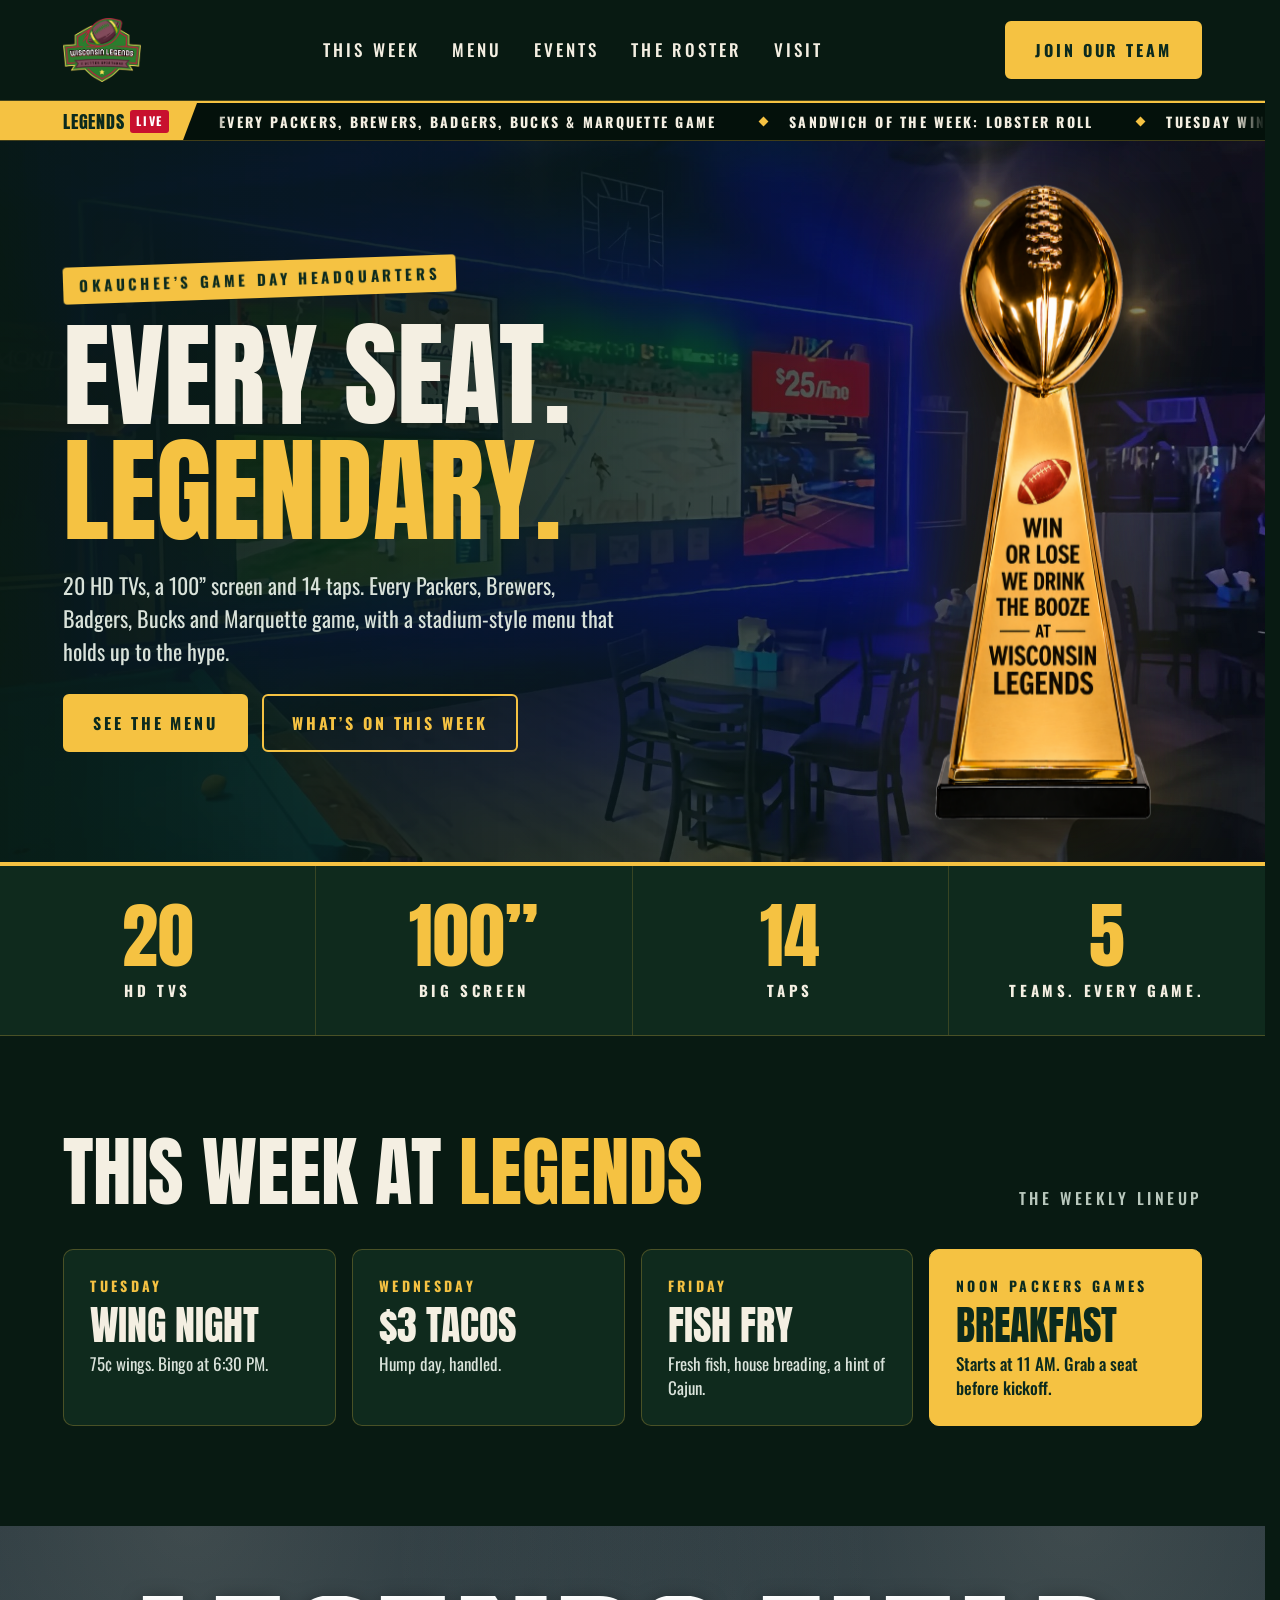
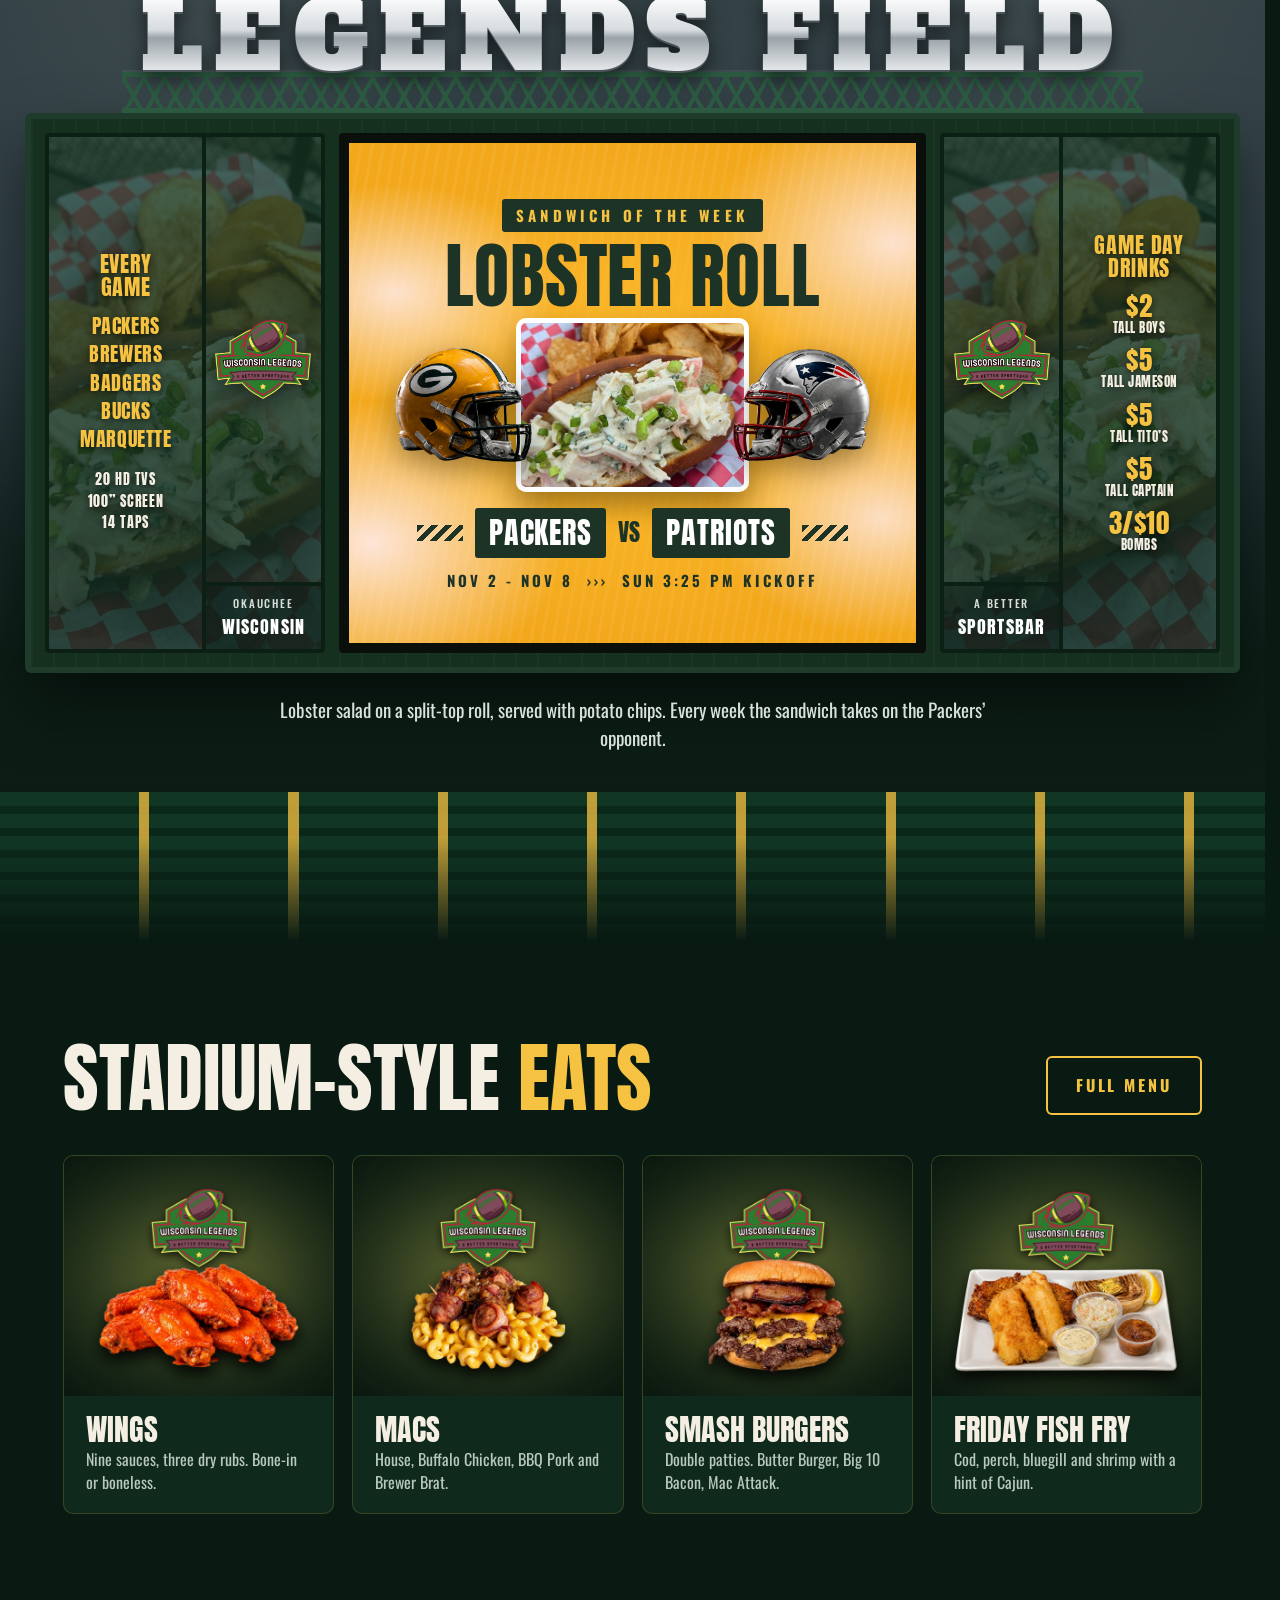
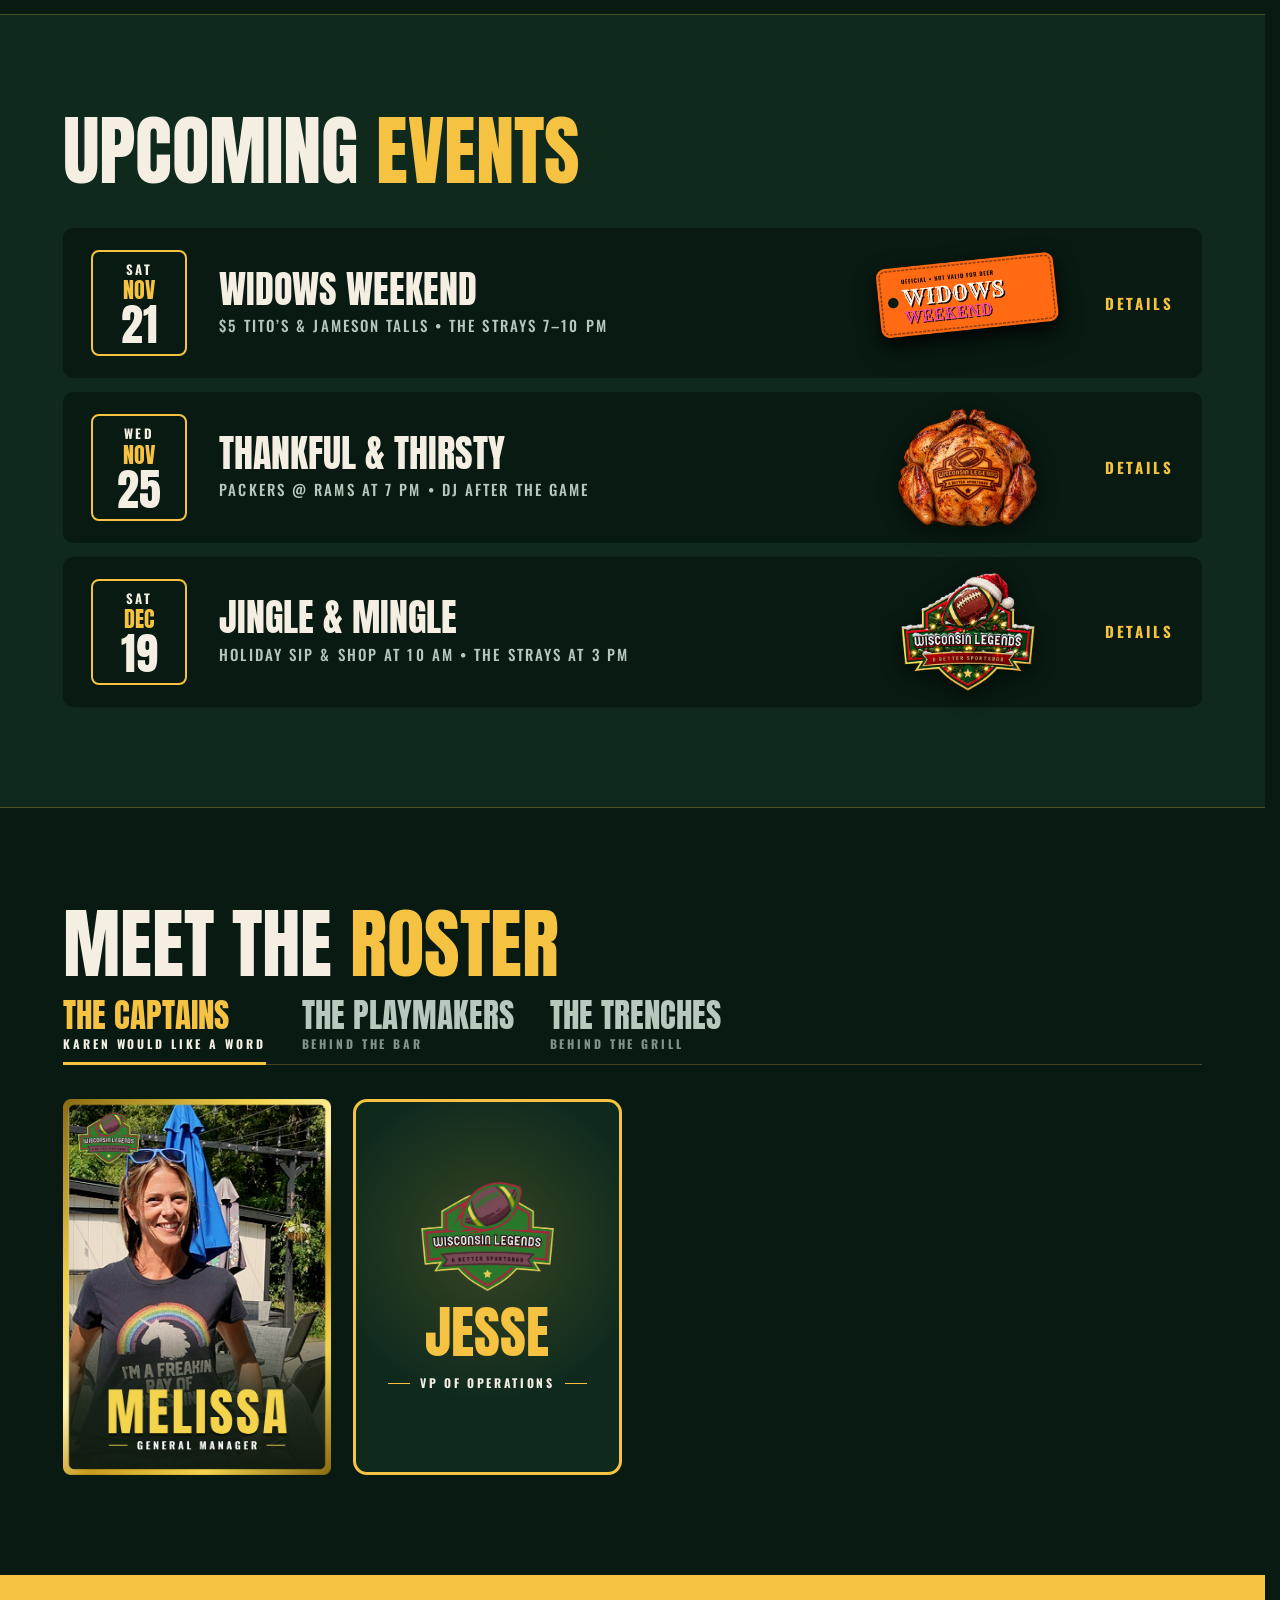
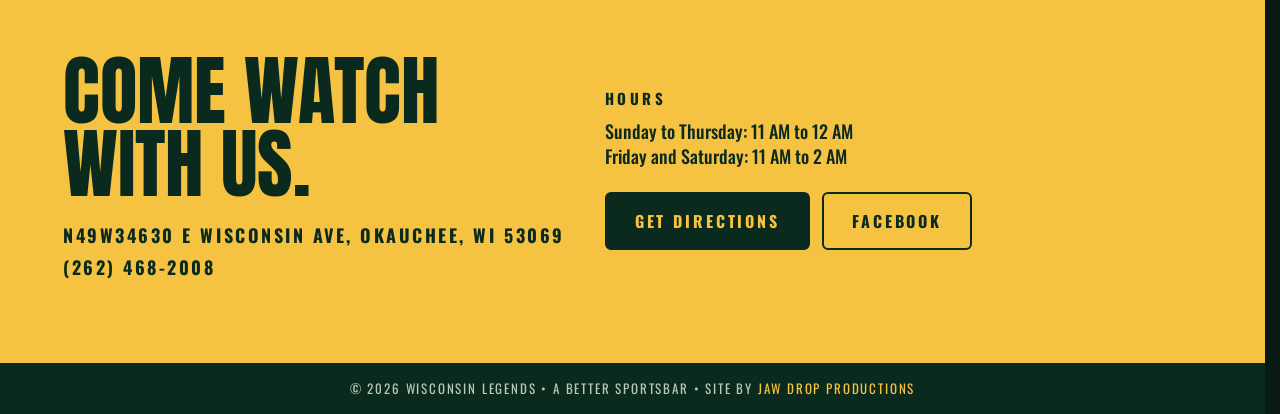
<file: index.html>
<!doctype html>
<html lang="en">
<head>
<meta charset="utf-8">
<meta name="viewport" content="width=device-width, initial-scale=1">
<title>Wisconsin Legends | A Better Sports Bar in Okauchee, WI</title>
<meta name="description" content="Wisconsin Legends is Okauchee's game day headquarters. 20 HD TVs, a 100 inch screen, 14 taps and a stadium-style menu. Every Packers, Brewers, Badgers, Bucks and Marquette game.">
<link rel="icon" type="image/png" href="images/favicon.png">
<link rel="preconnect" href="https://fonts.googleapis.com">
<link rel="preconnect" href="https://fonts.gstatic.com" crossorigin>
<link href="https://fonts.googleapis.com/css2?family=Alfa+Slab+One&family=Anton&family=Oswald:wght@400;500;700&display=swap" rel="stylesheet">
<link rel="preload" as="video" href="video/loader-desktop.mp4" media="(min-width:768px)">
<link rel="preload" as="video" href="video/loader-mobile.mp4" media="(max-width:767px)">
<link rel="stylesheet" href="styles.css?v=20261103y">
</head>
<body>
<div id="loader" class="loader" aria-hidden="true">
  <video id="loaderVid" muted playsinline autoplay preload="auto"></video>
  <button type="button" class="loader-skip" id="loaderSkip">Skip</button>
</div>
<script>
(function(){var L=document.getElementById("loader"),v=document.getElementById("loaderVid"),done=false;
var mob=window.matchMedia("(max-width:767px), (orientation:portrait) and (max-width:1024px)").matches;
var src=mob?"video/loader-mobile":"video/loader-desktop";
v.poster=src+".jpg";v.src=src+".mp4";window.scrollTo(0,0);
function end(){if(done)return;done=true;L.classList.add("out");setTimeout(function(){L.remove()},900)}
v.addEventListener("ended",end);v.addEventListener("timeupdate",function(){if(v.duration&&v.currentTime>=v.duration-0.75)end()});v.addEventListener("error",end);document.getElementById("loaderSkip").addEventListener("click",end);
var p=v.play();if(p&&p.catch)p.catch(function(){end()});
setTimeout(end,9000);})();
</script>

<header class="topbar">
<nav class="nav">
  <a class="logo" href="#top"><img src="images/logo.png" alt="Wisconsin Legends"></a>
  <ul>
    <li><a href="#week">This Week</a></li>
    <li><a href="menu.html">Menu</a></li>
    <li><a href="#events">Events</a></li>
    <li><a href="#crew">The Roster</a></li>
    <li><a href="#visit">Visit</a></li>
  </ul>
  <a class="btn btn-gold" href="apply.html">Join Our Team</a>
</nav>
  <div class="ticker" aria-label="Legends news">
    <span class="tk-label">Legends<b>Live</b></span>
    <div class="tk-track"><div class="tk-move"><span class="tk-item">Every Packers, Brewers, Badgers, Bucks &amp; Marquette game</span><span class="tk-item">Sandwich of the Week: Lobster Roll</span><span class="tk-item">Tuesday Wing Night: 75&cent; wings + Bingo at 6:30</span><span class="tk-item">Wednesday: $3 Tacos</span><span class="tk-item">Friday Fish Fry</span><span class="tk-item">Breakfast from 11 AM for noon Packers kickoffs</span><span class="tk-item">Widows Weekend: Sat Nov 21</span><span class="tk-item">Thankful &amp; Thirsty: Wed Nov 25</span><span class="tk-item">Jingle &amp; Mingle: Sat Dec 19</span><span class="tk-item">N49W34630 E Wisconsin Ave, Okauchee</span><span class="tk-item">(262) 468-2008</span><span aria-hidden="true" class="tk-dup"><span class="tk-item">Every Packers, Brewers, Badgers, Bucks &amp; Marquette game</span><span class="tk-item">Sandwich of the Week: Lobster Roll</span><span class="tk-item">Tuesday Wing Night: 75&cent; wings + Bingo at 6:30</span><span class="tk-item">Wednesday: $3 Tacos</span><span class="tk-item">Friday Fish Fry</span><span class="tk-item">Breakfast from 11 AM for noon Packers kickoffs</span><span class="tk-item">Widows Weekend: Sat Nov 21</span><span class="tk-item">Thankful &amp; Thirsty: Wed Nov 25</span><span class="tk-item">Jingle &amp; Mingle: Sat Dec 19</span><span class="tk-item">N49W34630 E Wisconsin Ave, Okauchee</span><span class="tk-item">(262) 468-2008</span></span></div></div>
  </div>
</header>

<header id="top" class="hero">
  <img class="hero-trophy" src="images/trophy-booze.png" alt="Gold trophy that reads: Win or lose, we drink the booze at Wisconsin Legends">
  <div class="hero-inner">
    <span class="tag">Okauchee&rsquo;s Game Day Headquarters</span>
    <h1 aria-label="Every game. Every seat. Every screen. Legendary."><span class="nw" aria-hidden="true">Every <span class="roll"><span class="rw on">Game.</span><span class="rw">Seat.</span><span class="rw">Screen.</span></span></span><br><span class="hl" aria-hidden="true">Legendary.</span></h1>
    <p>20 HD TVs, a 100&rdquo; screen and 14 taps. Every Packers, Brewers, Badgers, Bucks and Marquette game, with a stadium-style menu that holds up to the hype.</p>
    <div class="cta">
      <a class="btn btn-gold" href="menu.html">See the Menu</a>
      <a class="btn btn-line" href="#week">What&rsquo;s On This Week</a>
    </div>
  </div>
</header>

<div class="stats">
  <div class="wrap">
    <div class="stat"><b>20</b><span>HD TVs</span></div>
    <div class="stat"><b>100&rdquo;</b><span>Big Screen</span></div>
    <div class="stat"><b>14</b><span>Taps</span></div>
    <div class="stat"><b>5</b><span>Teams. Every Game.</span></div>
  </div>
</div>

<section id="week">
  <div class="wrap">
    <div class="sec-head">
      <h2>This Week at <span class="hl">Legends</span></h2>
      <span class="eyebrow">The weekly lineup</span>
    </div>
    <div class="week">
      <div class="card"><div class="day">Tuesday</div><h3>Wing Night</h3><p>75&cent; wings. Bingo at 6:30 PM.</p></div>
      <div class="card"><div class="day">Wednesday</div><h3>$3 Tacos</h3><p>Hump day, handled.</p></div>
      <div class="card"><div class="day">Friday</div><h3>Fish Fry</h3><p>Fresh fish, house breading, a hint of Cajun.</p></div>
      <div class="card gold"><div class="day">Noon Packers Games</div><h3>Breakfast</h3><p>Starts at 11 AM. Grab a seat before kickoff.</p></div>
    </div>
  </div>
</section>

<section class="lf" aria-label="Sandwich of the Week">
  <div class="lf-sky"></div>
  <div class="lf-board">
    <div class="lf-sign"><div class="lf-sw"><span>Legends Field</span></div></div>
    <div class="lf-rig">
      <div class="lf-wing l">
      <div class="lf-tower">
        <div class="lf-th">Every<br>Game</div>
        <ul><li>Packers</li><li>Brewers</li><li>Badgers</li><li>Bucks</li><li>Marquette</li><li class="sm">20 HD TVs</li><li class="sm">100&rdquo; Screen</li><li class="sm">14 Taps</li></ul>
      </div>
      <div class="lf-side">
        <div class="lf-mini"><img src="images/logo.png" alt=""></div>
        <div class="lf-plate">Okauchee<b>Wisconsin</b></div>
      </div>
      </div>
      <div class="lf-screen">
        <div class="lf-paint"></div>
        <div class="lf-kicker">Sandwich of the Week</div>
        <h2 class="lf-title">Lobster Roll</h2>
        <div class="lf-mid">
          <img class="lf-helm gb" src="images/helmet-gb.png" alt="Packers helmet">
          <div class="lf-photo" role="img" aria-label="Lobster roll with potato chips"></div>
          <img class="lf-helm opp" src="images/helmet-opp.png" alt="Patriots helmet">
        </div>
        <div class="lf-vs"><i></i><span class="t">Packers</span><span class="v">vs</span><span class="t">Patriots</span><i></i></div>
        <div class="lf-sub">Nov 2 - Nov 8 &nbsp;&#8250;&#8250;&#8250;&nbsp; Sun 3:25 PM Kickoff</div>
      </div>
      <div class="lf-wing r">
        <div class="lf-side">
        <div class="lf-mini"><img src="images/logo.png" alt=""></div>
        <div class="lf-plate">A Better<b>Sportsbar</b></div>
      </div>
      <div class="lf-tower">
        <div class="lf-th">Game Day<br>Drinks</div>
        <ul class="deals"><li><b>$2</b>Tall Boys</li><li><b>$5</b>Tall Jameson</li><li><b>$5</b>Tall Tito&rsquo;s</li><li><b>$5</b>Tall Captain</li><li><b>3/$10</b>Bombs</li></ul>
      </div>
    </div>
    </div>
    <div class="lf-caption">Lobster salad on a split-top roll, served with potato chips. Every week the sandwich takes on the Packers&rsquo; opponent.</div>
  </div>
  <div class="lf-stands"></div>
</section>

<section id="menu">
  <div class="wrap">
    <div class="sec-head">
      <h2>Stadium-Style <span class="hl">Eats</span></h2>
      <a class="btn btn-line" href="menu.html">Full Menu</a>
    </div>
    <div class="menu">
      <div class="dish"><img src="images/wings-card.jpg" alt="Wing sauces"><div><h3>Wings</h3><p>Nine sauces, three dry rubs. Bone-in or boneless.</p></div></div>
      <div class="dish"><img src="images/mac-card.jpg" alt="House mac and cheese"><div><h3>Macs</h3><p>House, Buffalo Chicken, BBQ Pork and Brewer Brat.</p></div></div>
      <div class="dish"><img src="images/burger-card.jpg" alt="Big 10 Bacon Burger"><div><h3>Smash Burgers</h3><p>Double patties. Butter Burger, Big 10 Bacon, Mac Attack.</p></div></div>
      <div class="dish"><img src="images/fishfry.jpg" alt="Friday fish fry plate"><div><h3>Friday Fish Fry</h3><p>Cod, perch, bluegill and shrimp with a hint of Cajun.</p></div></div>
    </div>
  </div>
</section>

<section id="events" class="band">
  <div class="wrap">
    <div class="sec-head"><h2>Upcoming <span class="hl">Events</span></h2></div>
    <div class="events">
      <div class="event">
        <div class="date"><small>Sat</small><em>Nov</em><b>21</b></div>
        <div class="info"><h3>Widows Weekend</h3><p>$5 Tito&rsquo;s &amp; Jameson Talls &bull; The Strays 7&ndash;10 PM</p></div>
        <img class="ev-icon" src="images/event-widows.png" alt="Widows Weekend tag">
        <a href="https://www.facebook.com/events/994637236331444/" target="_blank" rel="noopener">Details</a>
      </div>
      <div class="event">
        <div class="date"><small>Wed</small><em>Nov</em><b>25</b></div>
        <div class="info"><h3>Thankful &amp; Thirsty</h3><p>Packers @ Rams at 7 PM &bull; DJ after the game</p></div>
        <img class="ev-icon" src="images/event-turkey.png" alt="Legends turkey">
        <a href="https://www.facebook.com/events/1683544016807827/" target="_blank" rel="noopener">Details</a>
      </div>
      <div class="event">
        <div class="date"><small>Sat</small><em>Dec</em><b>19</b></div>
        <div class="info"><h3>Jingle &amp; Mingle</h3><p>Holiday Sip &amp; Shop at 10 AM &bull; The Strays at 3 PM</p></div>
        <img class="ev-icon" src="images/event-xmas.png" alt="Legends Christmas logo">
        <a href="https://www.facebook.com/events/1639208197613878/" target="_blank" rel="noopener">Details</a>
      </div>
    </div>
  </div>
</section>

<section id="crew">
  <div class="wrap">
    <div class="sec-head roster-head">
      <h2>Meet the <span class="hl">Roster</span></h2>
    </div>
    <div class="roster-tabs" role="tablist" aria-label="Roster groups">
      <button type="button" role="tab" class="on" aria-selected="true" data-g="captains">The Captains<small>Karen Would Like A Word</small></button>
      <button type="button" role="tab" aria-selected="false" data-g="playmakers">The Playmakers<small>Behind the Bar</small></button>
      <button type="button" role="tab" aria-selected="false" data-g="trenches">The Trenches<small>Behind the Grill</small></button>
    </div>
    <div class="crew" id="roster" aria-live="polite"></div>
  </div>
</section>

<footer id="visit">
  <div class="wrap">
    <div>
      <h2>Come Watch<br>With Us.</h2>
      <div class="addr">N49W34630 E Wisconsin Ave, Okauchee, WI 53069<br><a href="tel:+12624682008">(262) 468-2008</a></div>
    </div>
    <div class="hours">
      <div class="label">Hours</div>
      <div>Sunday to Thursday: 11 AM to 12 AM<br>Friday and Saturday: 11 AM to 2 AM</div>
      <div class="cta">
        <a class="btn btn-dark" href="https://maps.google.com/?q=N49W34630+E+Wisconsin+Ave,+Okauchee,+WI+53069" target="_blank" rel="noopener">Get Directions</a>
        <a class="btn btn-line" href="https://www.facebook.com/profile.php?id=61574786015637" target="_blank" rel="noopener">Facebook</a>
      </div>
    </div>
  </div>
  <div class="fine">&copy; 2026 Wisconsin Legends &bull; A Better Sportsbar &bull; Site by <a href="https://jawdropproductions.com" target="_blank" rel="noopener">JAW DROP Productions</a></div>
</footer>

<script>
(function(){
  var G={
    captains:[{img:"images/staff-melissa.png",alt:"Melissa, General Manager"},{name:"Jesse",role:"VP of Operations"}],
    playmakers:[{img:"images/staff-maddie.png",alt:"Maddie, bartender"},{img:"images/staff-taylor.png",alt:"Taylor, bartender"},{img:"images/staff-brittany.png",alt:"Brittany, bartender"}],
    trenches:[{name:"Dave-O",role:"Kitchen Manager"}]
  };
  var max=0;for(var k in G)max=Math.max(max,G[k].length);
  var root=document.getElementById("roster"),slots=[];
  function face(p){
    if(!p)return '<span class="card-back"><img src="images/logo.png" alt=""></span>';
    if(p.name)return '<span class="card-soon" role="img" aria-label="'+p.name+', '+p.role+'"><img src="images/logo.png" alt=""><b>'+p.name+'</b><span class="role">'+p.role+'</span></span>';
    return '<img src="'+p.img+'" alt="'+p.alt+'">';
  }
  for(var i=0;i<max;i++){
    var d=document.createElement("div");d.className="slot";
    d.innerHTML='<div class="slot-inner"><div class="face a"></div><div class="face b"></div></div>';
    root.appendChild(d);slots.push({el:d,inner:d.firstChild,a:d.querySelector(".a"),b:d.querySelector(".b"),rot:0,shown:false});
  }
  function vis(s){return s.rot%2===0?s.a:s.b}
  function hid(s){return s.rot%2===0?s.b:s.a}
  function turn(s){s.rot++;s.inner.style.transform="rotateY("+(s.rot*180)+"deg)"}
  function show(g,first){
    var list=G[g];
    slots.forEach(function(s,i){
      var p=list[i];
      if(first){if(p){vis(s).innerHTML=face(p);s.shown=true}else s.el.hidden=true;return}
      setTimeout(function(){
        if(!s.shown&&!p)return;
        if(!s.shown){vis(s).innerHTML=face(null);s.el.hidden=false;s.shown=true;void s.el.offsetWidth}
        hid(s).innerHTML=face(p);turn(s);
        if(!p){s.shown=false;setTimeout(function(){if(!s.shown)s.el.hidden=true},720)}
      },i*110);
    });
  }
  var tabs=document.querySelectorAll(".roster-tabs button"),cur="captains";
  tabs.forEach(function(t){t.addEventListener("click",function(){
    if(t.dataset.g===cur)return;cur=t.dataset.g;
    tabs.forEach(function(x){var on=x===t;x.classList.toggle("on",on);x.setAttribute("aria-selected",on)});
    show(cur,false);
  })});
  show(cur,true);
})();
</script>
<script>(function(){var n=document.querySelector(".topbar");function f(){document.documentElement.style.setProperty("--navh",n.offsetHeight+"px")}f();addEventListener("resize",f)})();</script>
<script>
(function(){var r=document.querySelector(".roll");if(!r)return;var w=[].slice.call(r.querySelectorAll(".rw")),i=0;
function size(){r.style.width=w[i].offsetWidth+"px"}
size();addEventListener("resize",size);if(document.fonts)document.fonts.ready.then(size);
setInterval(function(){var cur=w[i];i=(i+1)%w.length;var nx=w[i];
cur.classList.remove("on");cur.classList.add("out");
nx.classList.remove("out");nx.classList.add("on");size();
setTimeout(function(){cur.classList.add("reset");cur.classList.remove("out");void cur.offsetWidth;cur.classList.remove("reset")},650)},2000)})();
</script>
</body>
</html>
</file>
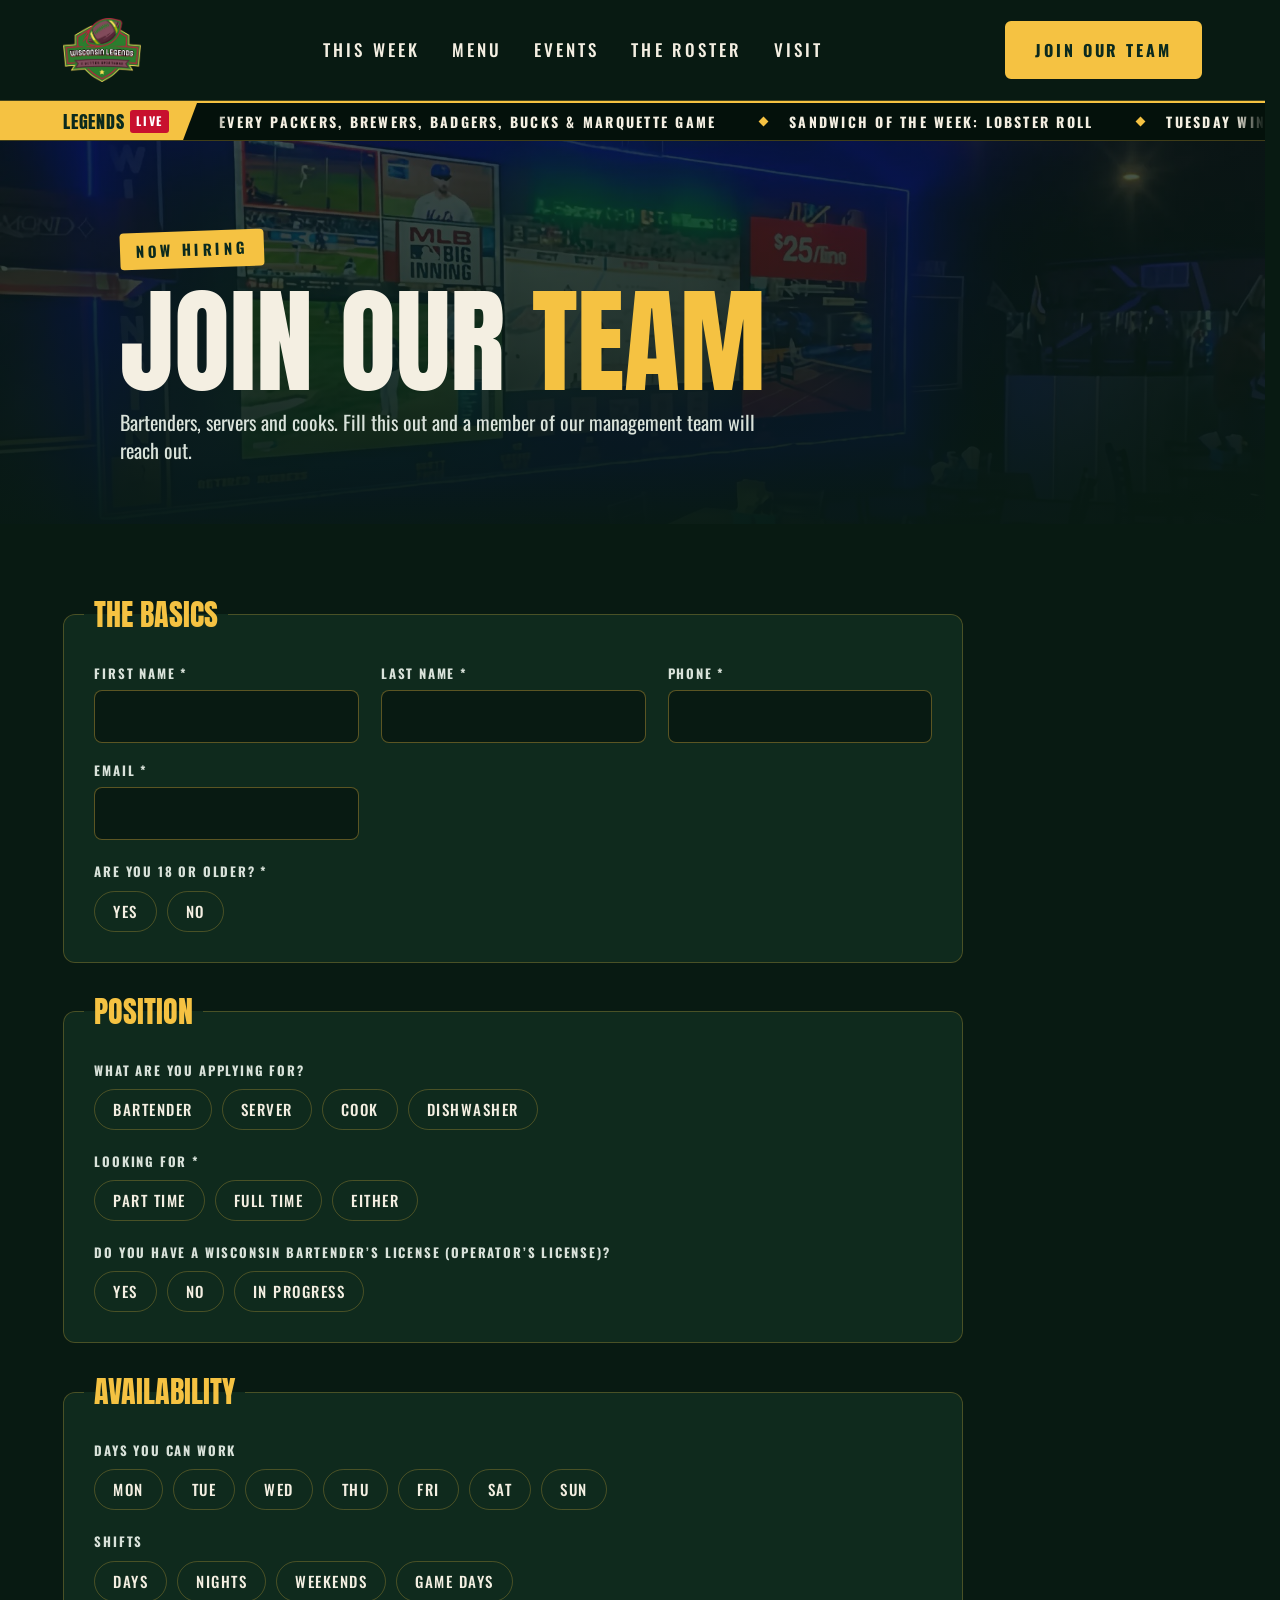
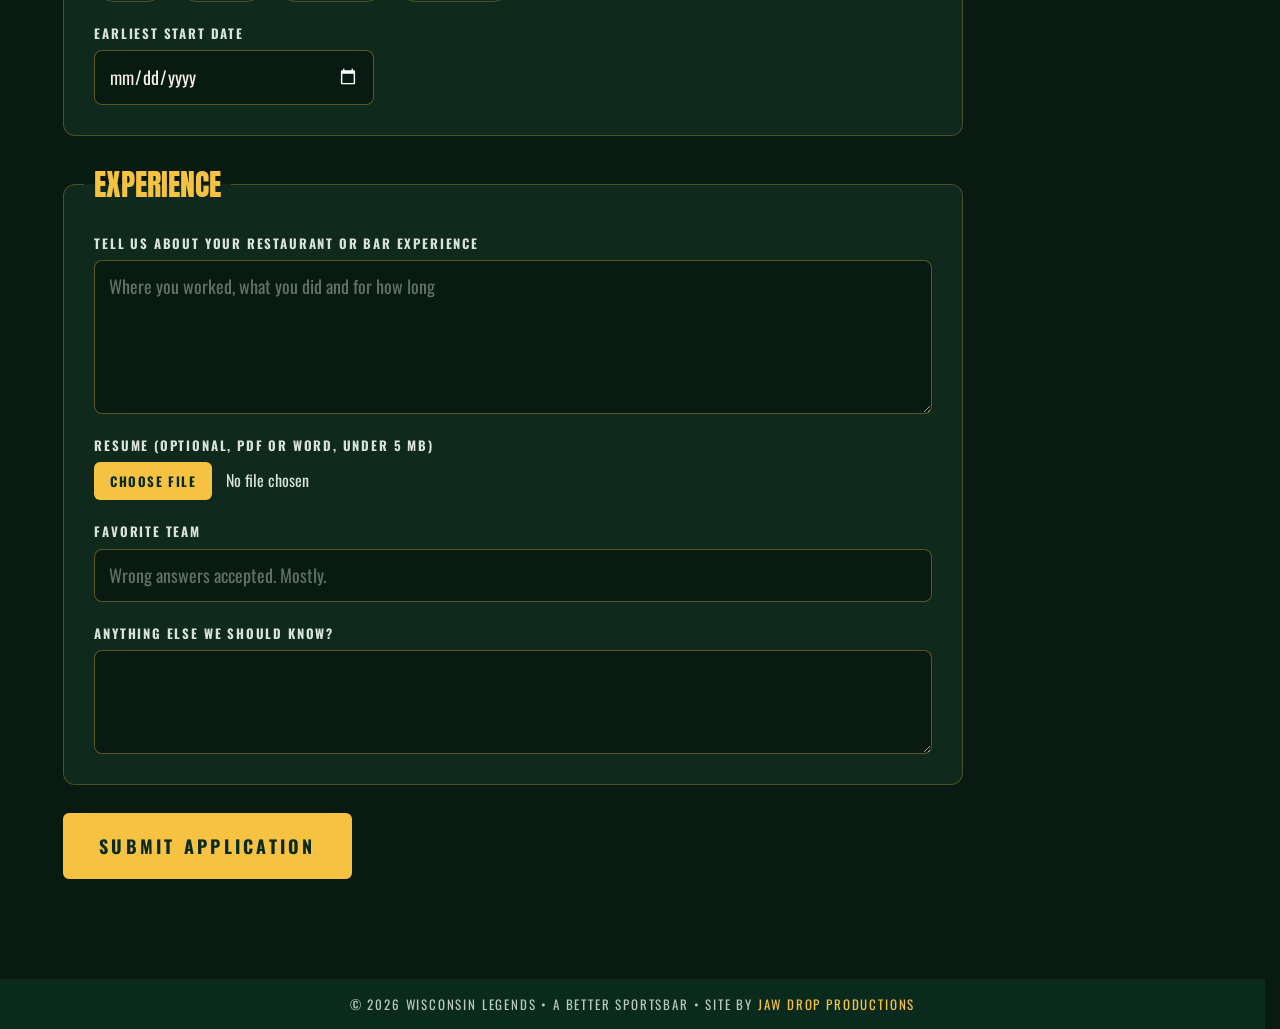
<file: apply.html>
<!doctype html>
<html lang="en">
<head>
<meta charset="utf-8">
<meta name="viewport" content="width=device-width, initial-scale=1">
<title>Join Our Team | Wisconsin Legends, Okauchee WI</title>
<meta name="description" content="Now hiring bartenders, servers and cooks at Wisconsin Legends in Okauchee, WI. Apply online.">
<link rel="icon" type="image/png" href="images/favicon.png">
<link rel="preconnect" href="https://fonts.googleapis.com">
<link rel="preconnect" href="https://fonts.gstatic.com" crossorigin>
<link href="https://fonts.googleapis.com/css2?family=Anton&family=Oswald:wght@400;500;700&display=swap" rel="stylesheet">
<link rel="stylesheet" href="styles.css?v=20261103y">
</head>
<body>

<header class="topbar">
<nav class="nav">
  <a class="logo" href="index.html"><img src="images/logo.png" alt="Wisconsin Legends"></a>
  <ul>
    <li><a href="index.html#week">This Week</a></li>
    <li><a href="menu.html">Menu</a></li>
    <li><a href="index.html#events">Events</a></li>
    <li><a href="index.html#crew">The Roster</a></li>
    <li><a href="index.html#visit">Visit</a></li>
  </ul>
  <a class="btn btn-gold" href="apply.html">Join Our Team</a>
</nav>
  <div class="ticker" aria-label="Legends news">
    <span class="tk-label">Legends<b>Live</b></span>
    <div class="tk-track"><div class="tk-move"><span class="tk-item">Every Packers, Brewers, Badgers, Bucks &amp; Marquette game</span><span class="tk-item">Sandwich of the Week: Lobster Roll</span><span class="tk-item">Tuesday Wing Night: 75&cent; wings + Bingo at 6:30</span><span class="tk-item">Wednesday: $3 Tacos</span><span class="tk-item">Friday Fish Fry</span><span class="tk-item">Breakfast from 11 AM for noon Packers kickoffs</span><span class="tk-item">Widows Weekend: Sat Nov 21</span><span class="tk-item">Thankful &amp; Thirsty: Wed Nov 25</span><span class="tk-item">Jingle &amp; Mingle: Sat Dec 19</span><span class="tk-item">N49W34630 E Wisconsin Ave, Okauchee</span><span class="tk-item">(262) 468-2008</span><span aria-hidden="true" class="tk-dup"><span class="tk-item">Every Packers, Brewers, Badgers, Bucks &amp; Marquette game</span><span class="tk-item">Sandwich of the Week: Lobster Roll</span><span class="tk-item">Tuesday Wing Night: 75&cent; wings + Bingo at 6:30</span><span class="tk-item">Wednesday: $3 Tacos</span><span class="tk-item">Friday Fish Fry</span><span class="tk-item">Breakfast from 11 AM for noon Packers kickoffs</span><span class="tk-item">Widows Weekend: Sat Nov 21</span><span class="tk-item">Thankful &amp; Thirsty: Wed Nov 25</span><span class="tk-item">Jingle &amp; Mingle: Sat Dec 19</span><span class="tk-item">N49W34630 E Wisconsin Ave, Okauchee</span><span class="tk-item">(262) 468-2008</span></span></div></div>
  </div>
</header>

<header class="page-hero apply-hero">
  <div class="wrap">
    <span class="tag">Now Hiring</span>
    <h1 style="margin-top:22px">Join Our <span class="hl">Team</span></h1>
    <p>Bartenders, servers and cooks. Fill this out and a member of our management team will reach out.</p>
  </div>
</header>

<section class="apply">
  <div class="wrap">
    <div class="sent" id="sent" hidden>
      <span class="tag">Application Received</span>
      <h2>You&rsquo;re on the <span class="hl">Depth Chart</span></h2>
      <p>Thanks for applying. We&rsquo;ll look it over and reach out soon.</p>
      <a class="btn btn-gold" href="index.html">Back to Home</a>
    </div>
    <form id="apply" class="aform" action="https://formsubmit.co/weissj1010@gmail.com" method="POST" enctype="multipart/form-data">
      <input type="hidden" name="_subject" value="New Job Application - Wisconsin Legends">
      <input type="hidden" name="_template" value="table">
      <input type="hidden" name="_captcha" value="false">
      <input type="hidden" name="_next" id="next" value="">
      <input type="text" name="_honey" class="hp" tabindex="-1" autocomplete="off">

      <fieldset><legend>The Basics</legend>
        <div class="grid2">
          <label class="fld"><span>First Name *</span><input name="First Name" required autocomplete="given-name"></label>
          <label class="fld"><span>Last Name *</span><input name="Last Name" required autocomplete="family-name"></label>
          <label class="fld"><span>Phone *</span><input name="Phone" type="tel" required autocomplete="tel"></label>
          <label class="fld"><span>Email *</span><input name="email" type="email" required autocomplete="email"></label>
        </div>
        <div class="q"><span>Are you 18 or older? *</span><div class="opts"><label class="chk"><input type="radio" name="18 or Older" value="Yes" required><span>Yes</span></label><label class="chk"><input type="radio" name="18 or Older" value="No" required><span>No</span></label></div></div>
      </fieldset>

      <fieldset><legend>Position</legend>
        <div class="q"><span>What are you applying for?</span><div class="opts"><label class="chk"><input type="checkbox" name="Position" value="Bartender"><span>Bartender</span></label><label class="chk"><input type="checkbox" name="Position" value="Server"><span>Server</span></label><label class="chk"><input type="checkbox" name="Position" value="Cook"><span>Cook</span></label><label class="chk"><input type="checkbox" name="Position" value="Dishwasher"><span>Dishwasher</span></label></div></div>
        <div class="q"><span>Looking for *</span><div class="opts"><label class="chk"><input type="radio" name="Hours" value="Part Time" required><span>Part Time</span></label><label class="chk"><input type="radio" name="Hours" value="Full Time" required><span>Full Time</span></label><label class="chk"><input type="radio" name="Hours" value="Either" required><span>Either</span></label></div></div>
        <div class="q"><span>Do you have a Wisconsin bartender&rsquo;s license (Operator&rsquo;s License)?</span><div class="opts"><label class="chk"><input type="radio" name="Bartender License" value="Yes"><span>Yes</span></label><label class="chk"><input type="radio" name="Bartender License" value="No"><span>No</span></label><label class="chk"><input type="radio" name="Bartender License" value="In Progress"><span>In Progress</span></label></div></div>
      </fieldset>

      <fieldset><legend>Availability</legend>
        <div class="q"><span>Days you can work</span><div class="opts"><label class="chk"><input type="checkbox" name="Days Available" value="Mon"><span>Mon</span></label><label class="chk"><input type="checkbox" name="Days Available" value="Tue"><span>Tue</span></label><label class="chk"><input type="checkbox" name="Days Available" value="Wed"><span>Wed</span></label><label class="chk"><input type="checkbox" name="Days Available" value="Thu"><span>Thu</span></label><label class="chk"><input type="checkbox" name="Days Available" value="Fri"><span>Fri</span></label><label class="chk"><input type="checkbox" name="Days Available" value="Sat"><span>Sat</span></label><label class="chk"><input type="checkbox" name="Days Available" value="Sun"><span>Sun</span></label></div></div>
        <div class="q"><span>Shifts</span><div class="opts"><label class="chk"><input type="checkbox" name="Shifts" value="Days"><span>Days</span></label><label class="chk"><input type="checkbox" name="Shifts" value="Nights"><span>Nights</span></label><label class="chk"><input type="checkbox" name="Shifts" value="Weekends"><span>Weekends</span></label><label class="chk"><input type="checkbox" name="Shifts" value="Game Days"><span>Game Days</span></label></div></div>
        <label class="fld narrow"><span>Earliest start date</span><input name="Start Date" type="date"></label>
      </fieldset>

      <fieldset><legend>Experience</legend>
        <label class="fld"><span>Tell us about your restaurant or bar experience</span><textarea name="Experience" rows="5" placeholder="Where you worked, what you did and for how long"></textarea></label>
        <label class="fld"><span>Resume (optional, PDF or Word, under 5 MB)</span><input name="Resume" type="file" accept=".pdf,.doc,.docx"></label>
        <label class="fld"><span>Favorite team</span><input name="Favorite Team" placeholder="Wrong answers accepted. Mostly."></label>
        <label class="fld"><span>Anything else we should know?</span><textarea name="Notes" rows="3"></textarea></label>
      </fieldset>

      <button class="btn btn-gold submit" type="submit">Submit Application</button>
    </form>
  </div>
</section>

<footer>
  <div class="fine">&copy; 2026 Wisconsin Legends &bull; A Better Sportsbar &bull; Site by <a href="https://jawdropproductions.com" target="_blank" rel="noopener">JAW DROP Productions</a></div>
</footer>

<script>(function(){var n=document.querySelector(".topbar");function f(){document.documentElement.style.setProperty("--navh",n.offsetHeight+"px")}f();addEventListener("resize",f)})();</script>
<script>
(function(){var n=document.getElementById("next");n.value=location.origin+location.pathname+"?sent=1";
if(/[?&]sent=1/.test(location.search)){document.getElementById("apply").hidden=true;document.getElementById("sent").hidden=false}
document.getElementById("apply").addEventListener("submit",function(){var b=this.querySelector(".submit");b.textContent="Sending...";b.disabled=true})})();
</script>
</body>
</html>
</file>
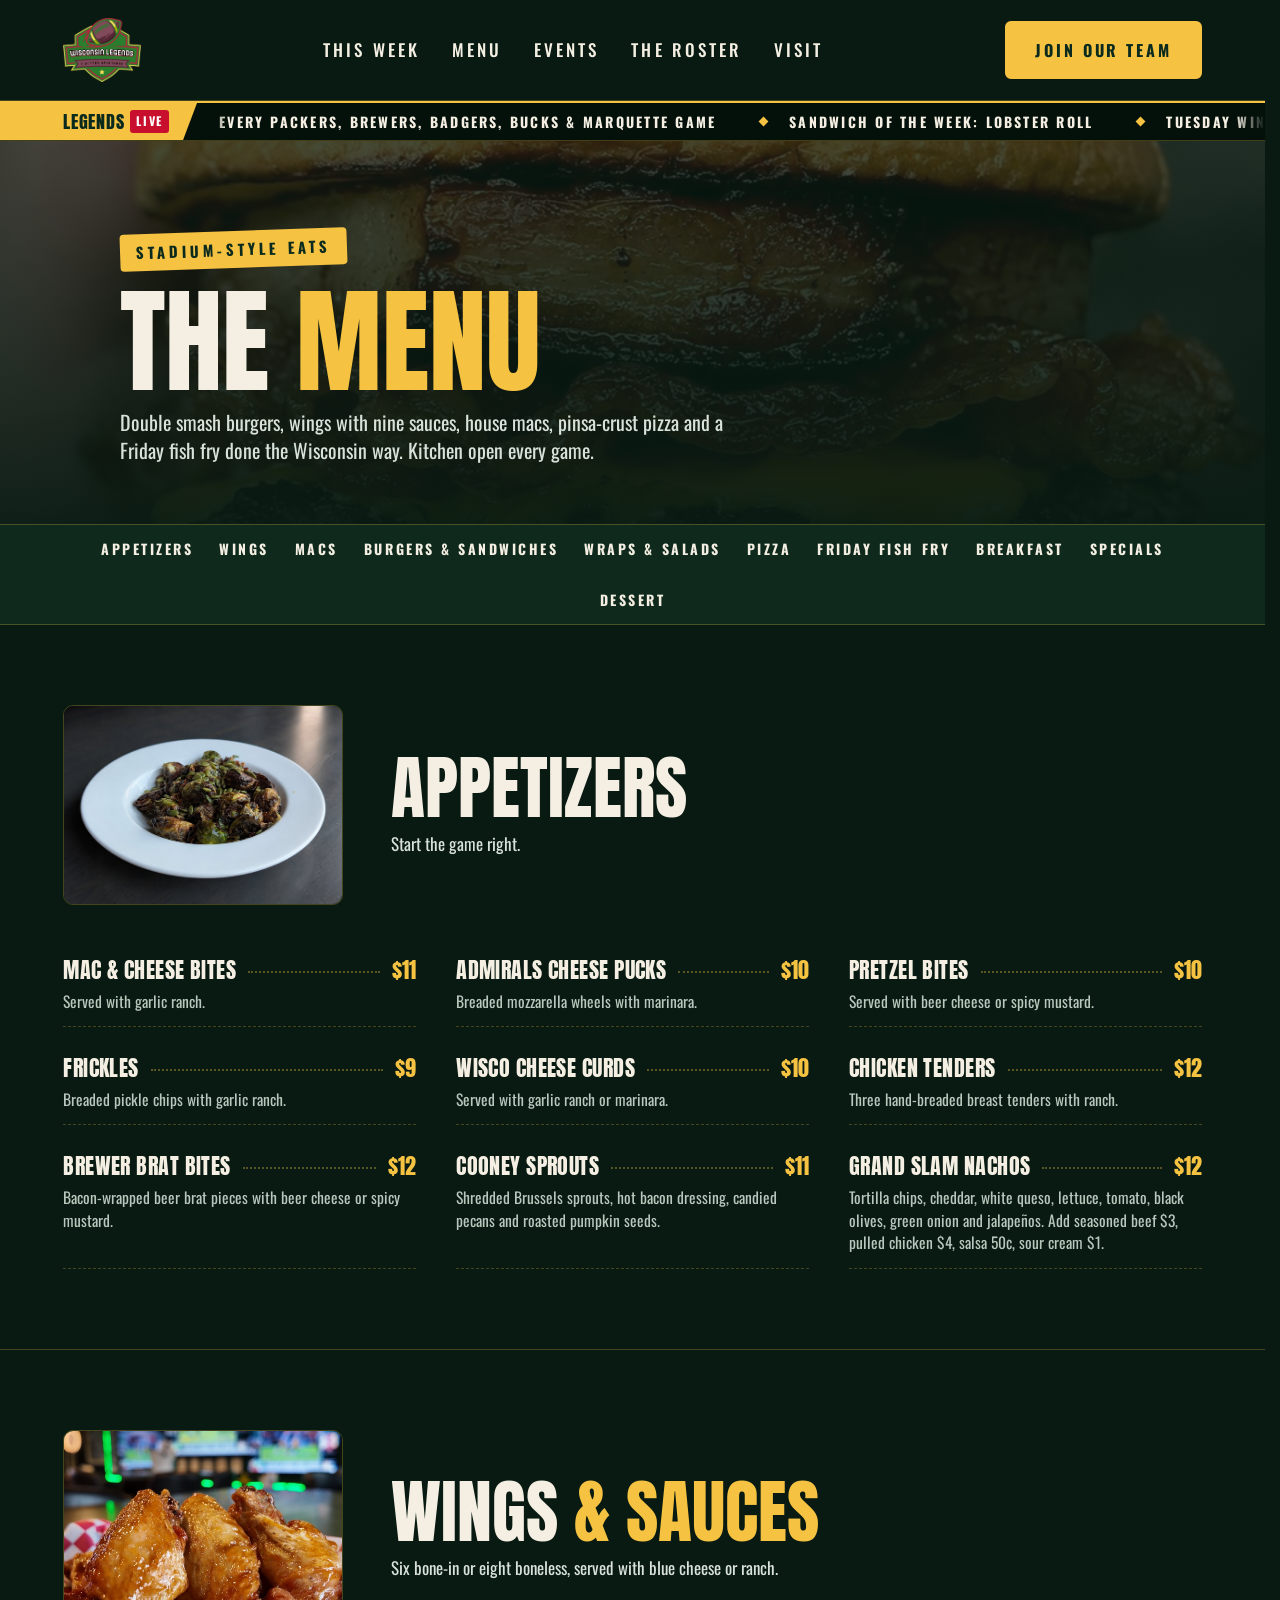
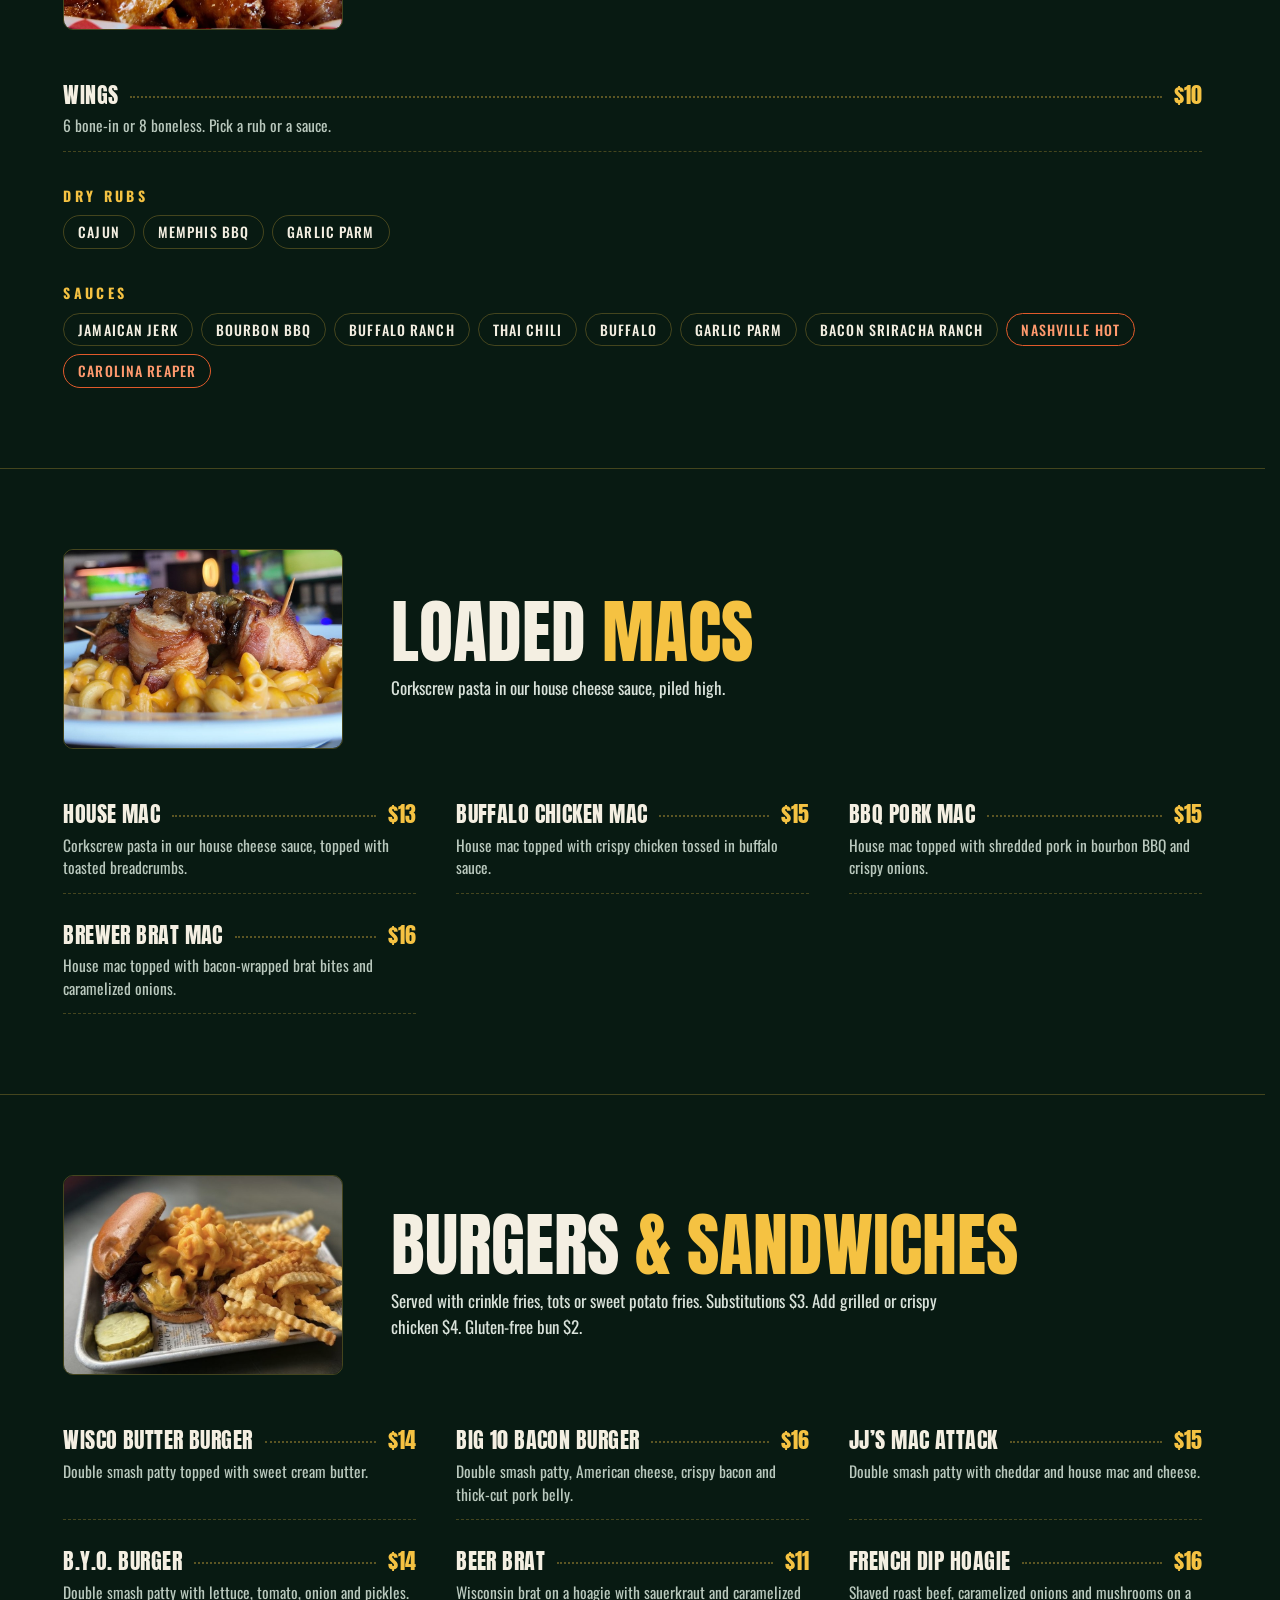
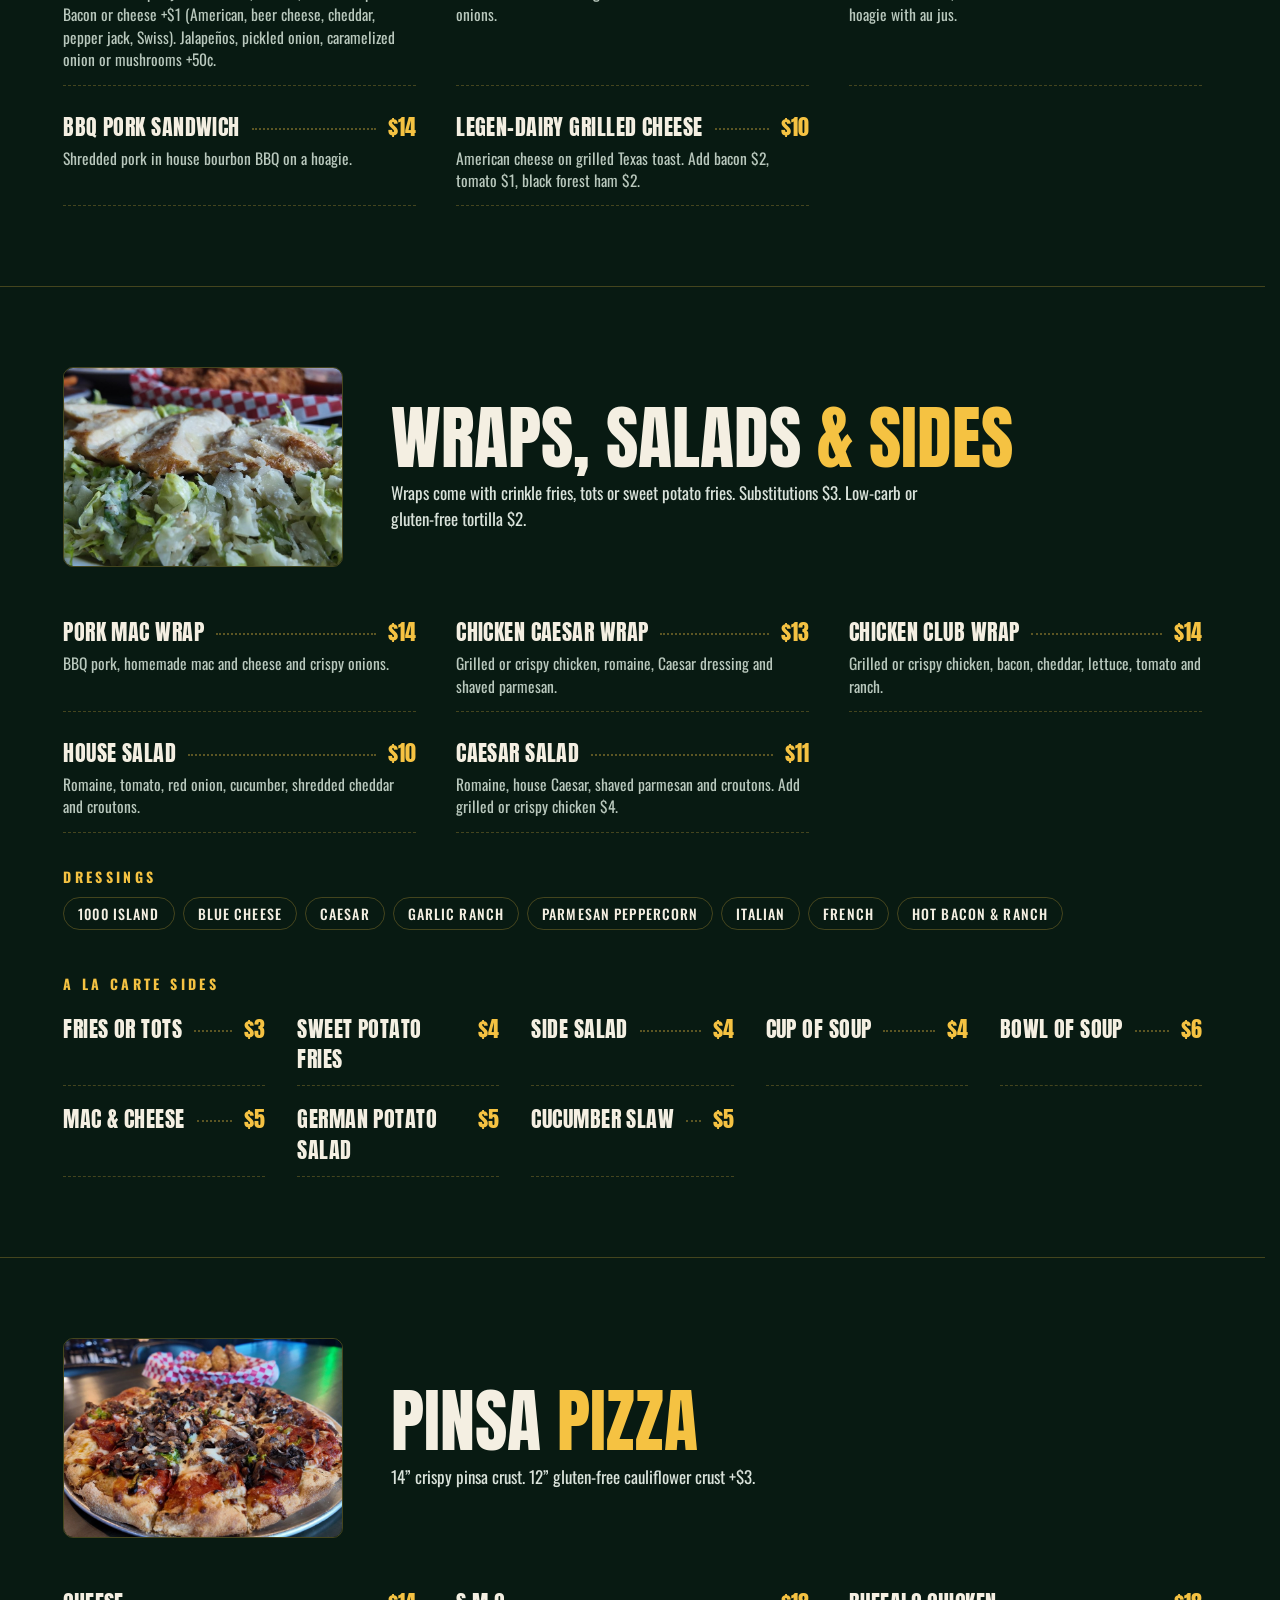
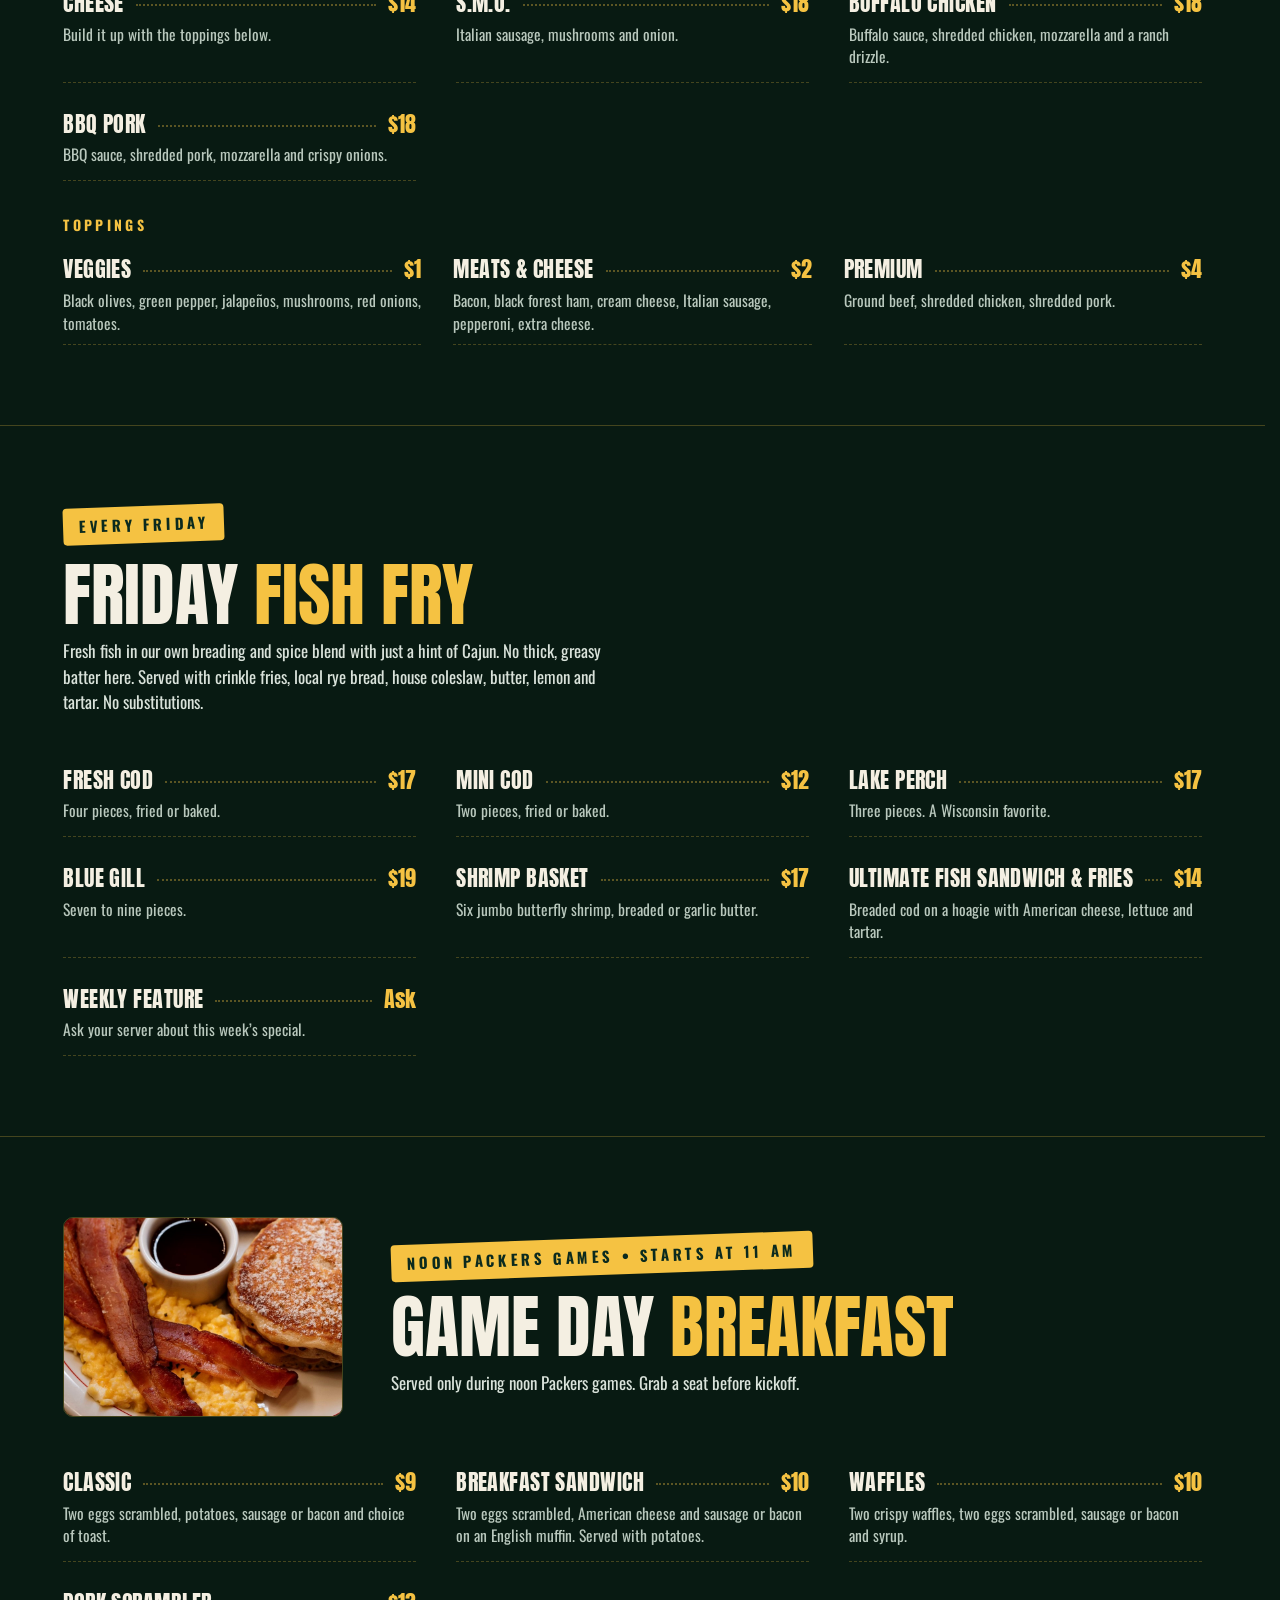
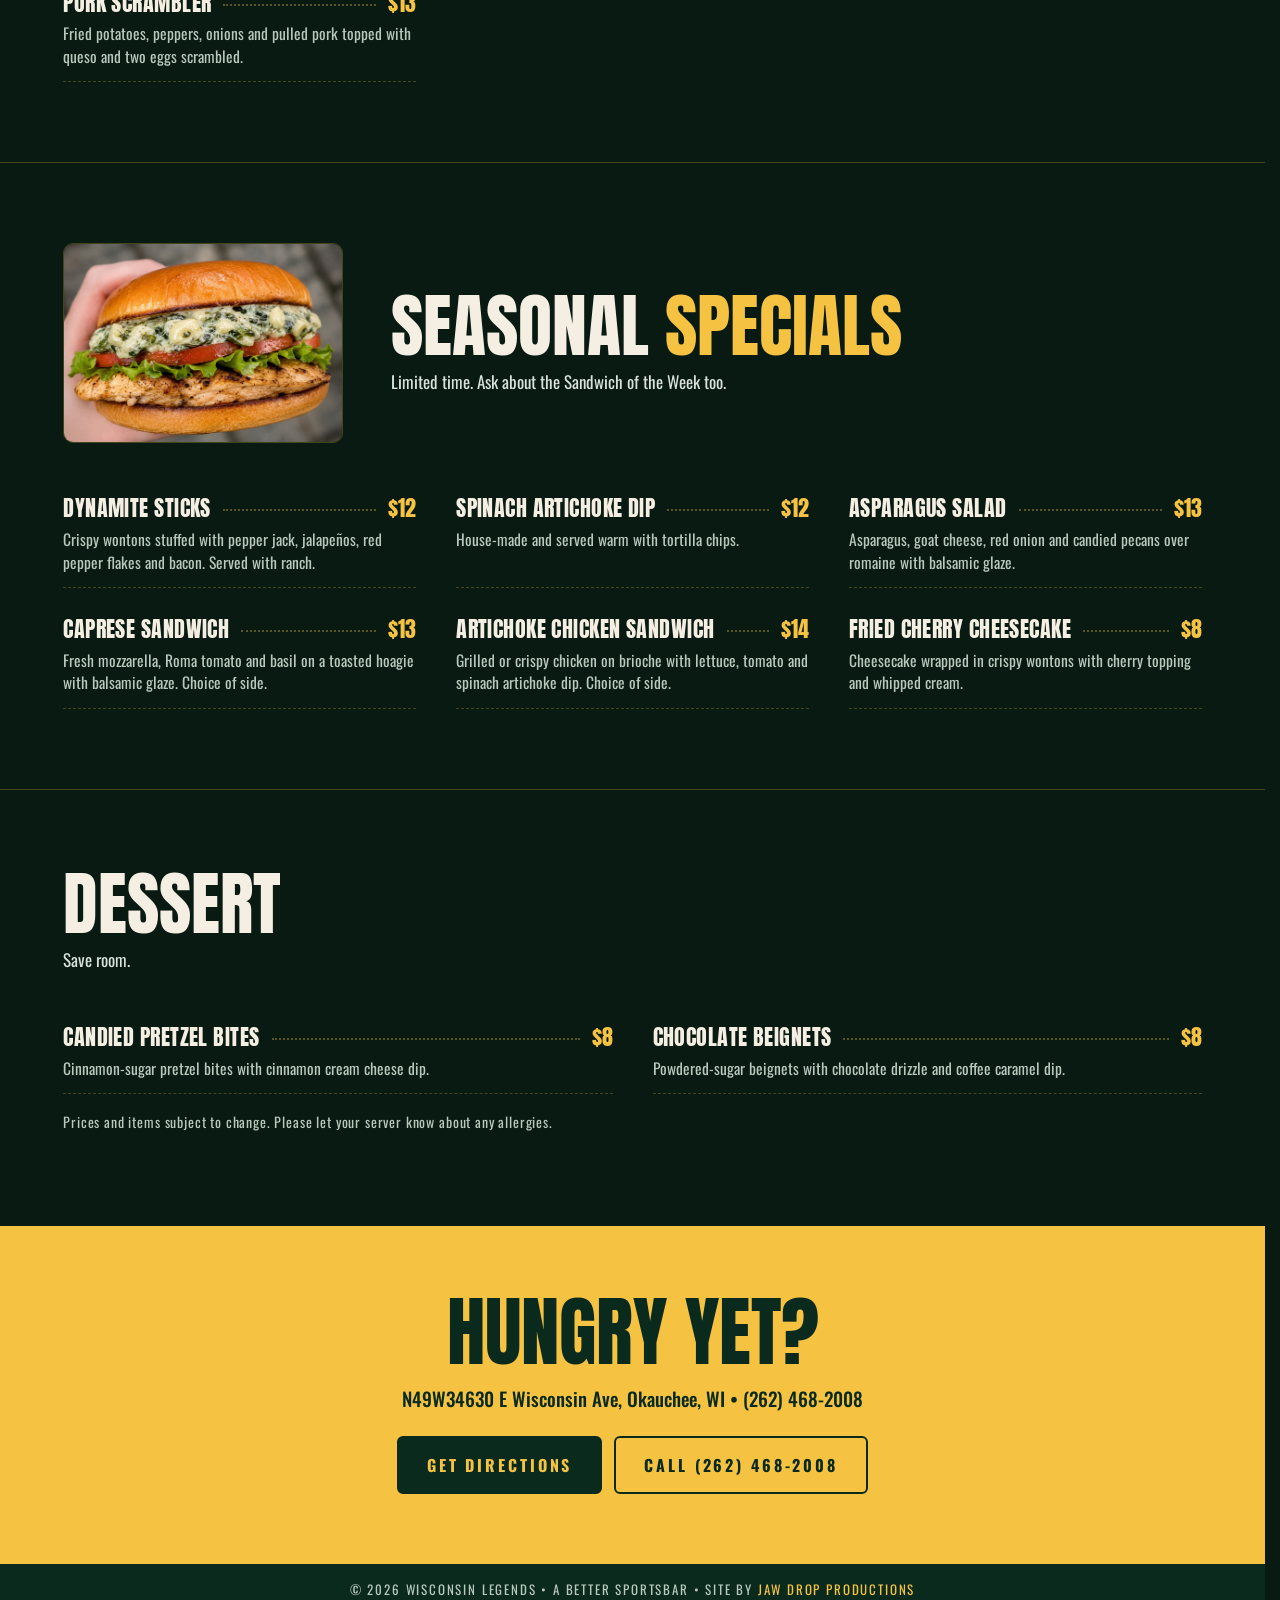
<file: menu.html>
<!doctype html>
<html lang="en">
<head>
<meta charset="utf-8">
<meta name="viewport" content="width=device-width, initial-scale=1">
<title>Menu | Wisconsin Legends, Okauchee WI</title>
<meta name="description" content="The full Wisconsin Legends menu: smash burgers, wings, macs, pizza, Friday fish fry, game day breakfast and more. Okauchee, WI.">
<link rel="icon" type="image/png" href="images/favicon.png">
<link rel="preconnect" href="https://fonts.googleapis.com">
<link rel="preconnect" href="https://fonts.gstatic.com" crossorigin>
<link href="https://fonts.googleapis.com/css2?family=Anton&family=Oswald:wght@400;500;700&display=swap" rel="stylesheet">
<link rel="stylesheet" href="styles.css?v=20261103y">
</head>
<body>

<header class="topbar">
<nav class="nav">
  <a class="logo" href="index.html"><img src="images/logo.png" alt="Wisconsin Legends"></a>
  <ul>
    <li><a href="index.html#week">This Week</a></li>
    <li><a href="menu.html">Menu</a></li>
    <li><a href="index.html#events">Events</a></li>
    <li><a href="index.html#crew">The Roster</a></li>
    <li><a href="index.html#visit">Visit</a></li>
  </ul>
  <a class="btn btn-gold" href="apply.html">Join Our Team</a>
</nav>
  <div class="ticker" aria-label="Legends news">
    <span class="tk-label">Legends<b>Live</b></span>
    <div class="tk-track"><div class="tk-move"><span class="tk-item">Every Packers, Brewers, Badgers, Bucks &amp; Marquette game</span><span class="tk-item">Sandwich of the Week: Lobster Roll</span><span class="tk-item">Tuesday Wing Night: 75&cent; wings + Bingo at 6:30</span><span class="tk-item">Wednesday: $3 Tacos</span><span class="tk-item">Friday Fish Fry</span><span class="tk-item">Breakfast from 11 AM for noon Packers kickoffs</span><span class="tk-item">Widows Weekend: Sat Nov 21</span><span class="tk-item">Thankful &amp; Thirsty: Wed Nov 25</span><span class="tk-item">Jingle &amp; Mingle: Sat Dec 19</span><span class="tk-item">N49W34630 E Wisconsin Ave, Okauchee</span><span class="tk-item">(262) 468-2008</span><span aria-hidden="true" class="tk-dup"><span class="tk-item">Every Packers, Brewers, Badgers, Bucks &amp; Marquette game</span><span class="tk-item">Sandwich of the Week: Lobster Roll</span><span class="tk-item">Tuesday Wing Night: 75&cent; wings + Bingo at 6:30</span><span class="tk-item">Wednesday: $3 Tacos</span><span class="tk-item">Friday Fish Fry</span><span class="tk-item">Breakfast from 11 AM for noon Packers kickoffs</span><span class="tk-item">Widows Weekend: Sat Nov 21</span><span class="tk-item">Thankful &amp; Thirsty: Wed Nov 25</span><span class="tk-item">Jingle &amp; Mingle: Sat Dec 19</span><span class="tk-item">N49W34630 E Wisconsin Ave, Okauchee</span><span class="tk-item">(262) 468-2008</span></span></div></div>
  </div>
</header>

<header class="page-hero">
  <div class="wrap">
    <span class="tag">Stadium-Style Eats</span>
    <h1 style="margin-top:22px">The <span class="hl">Menu</span></h1>
    <p>Double smash burgers, wings with nine sauces, house macs, pinsa-crust pizza and a Friday fish fry done the Wisconsin way. Kitchen open every game.</p>
  </div>
</header>

<div class="menu-nav">
  <ul>
    <li><a href="#apps">Appetizers</a></li>
    <li><a href="#wings">Wings</a></li>
    <li><a href="#macs">Macs</a></li>
    <li><a href="#burgers">Burgers &amp; Sandwiches</a></li>
    <li><a href="#wraps">Wraps &amp; Salads</a></li>
    <li><a href="#pizza">Pizza</a></li>
    <li><a href="#fish">Friday Fish Fry</a></li>
    <li><a href="#breakfast">Breakfast</a></li>
    <li><a href="#specials">Specials</a></li>
    <li><a href="#dessert">Dessert</a></li>
  </ul>
</div>

<!-- APPETIZERS -->
<section id="apps" class="msec">
  <div class="wrap">
    <div class="msec-head">
      <img src="images/sprouts.jpg" alt="Cooney Sprouts">
      <div><h2>Appetizers</h2><p class="note">Start the game right.</p></div>
    </div>
    <div class="mgrid">
      <div class="item"><div class="row"><span class="name">Mac &amp; Cheese Bites</span><span class="dots"></span><span class="price">$11</span></div><p>Served with garlic ranch.</p></div>
      <div class="item"><div class="row"><span class="name">Admirals Cheese Pucks</span><span class="dots"></span><span class="price">$10</span></div><p>Breaded mozzarella wheels with marinara.</p></div>
      <div class="item"><div class="row"><span class="name">Pretzel Bites</span><span class="dots"></span><span class="price">$10</span></div><p>Served with beer cheese or spicy mustard.</p></div>
      <div class="item"><div class="row"><span class="name">Frickles</span><span class="dots"></span><span class="price">$9</span></div><p>Breaded pickle chips with garlic ranch.</p></div>
      <div class="item"><div class="row"><span class="name">Wisco Cheese Curds</span><span class="dots"></span><span class="price">$10</span></div><p>Served with garlic ranch or marinara.</p></div>
      <div class="item"><div class="row"><span class="name">Chicken Tenders</span><span class="dots"></span><span class="price">$12</span></div><p>Three hand-breaded breast tenders with ranch.</p></div>
      <div class="item"><div class="row"><span class="name">Brewer Brat Bites</span><span class="dots"></span><span class="price">$12</span></div><p>Bacon-wrapped beer brat pieces with beer cheese or spicy mustard.</p></div>
      <div class="item"><div class="row"><span class="name">Cooney Sprouts</span><span class="dots"></span><span class="price">$11</span></div><p>Shredded Brussels sprouts, hot bacon dressing, candied pecans and roasted pumpkin seeds.</p></div>
      <div class="item"><div class="row"><span class="name">Grand Slam Nachos</span><span class="dots"></span><span class="price">$12</span></div><p>Tortilla chips, cheddar, white queso, lettuce, tomato, black olives, green onion and jalape&ntilde;os. Add seasoned beef $3, pulled chicken $4, salsa 50&cent;, sour cream $1.</p></div>
    </div>
  </div>
</section>

<!-- WINGS & MACS -->
<section id="wings" class="msec">
  <div class="wrap">
    <div class="msec-head">
      <img src="images/wings-photo.jpg" alt="Sauced wings in a checkered basket at the bar">
      <div><h2>Wings <span class="hl">&amp; Sauces</span></h2><p class="note">Six bone-in or eight boneless, served with blue cheese or ranch.</p></div>
    </div>
    <div class="mgrid">
      <div class="item"><div class="row"><span class="name">Wings</span><span class="dots"></span><span class="price">$10</span></div><p>6 bone-in or 8 boneless. Pick a rub or a sauce.</p></div>
    </div>
    <div class="sub">Dry Rubs</div>
    <div class="pill-list"><span class="pill">Cajun</span><span class="pill">Memphis BBQ</span><span class="pill">Garlic Parm</span></div>
    <div class="sub">Sauces</div>
    <div class="pill-list"><span class="pill">Jamaican Jerk</span><span class="pill">Bourbon BBQ</span><span class="pill">Buffalo Ranch</span><span class="pill">Thai Chili</span><span class="pill">Buffalo</span><span class="pill">Garlic Parm</span><span class="pill">Bacon Sriracha Ranch</span><span class="pill hot">Nashville Hot</span><span class="pill hot">Carolina Reaper</span></div>

  </div>
</section>

<section id="macs" class="msec">
  <div class="wrap">
    <div class="msec-head">
      <img src="images/brat-mac.jpg" alt="Brewer Brat Mac">
      <div><h2>Loaded <span class="hl">Macs</span></h2><p class="note">Corkscrew pasta in our house cheese sauce, piled high.</p></div>
    </div>
    <div class="mgrid">
      <div class="item"><div class="row"><span class="name">House Mac</span><span class="dots"></span><span class="price">$13</span></div><p>Corkscrew pasta in our house cheese sauce, topped with toasted breadcrumbs.</p></div>
      <div class="item"><div class="row"><span class="name">Buffalo Chicken Mac</span><span class="dots"></span><span class="price">$15</span></div><p>House mac topped with crispy chicken tossed in buffalo sauce.</p></div>
      <div class="item"><div class="row"><span class="name">BBQ Pork Mac</span><span class="dots"></span><span class="price">$15</span></div><p>House mac topped with shredded pork in bourbon BBQ and crispy onions.</p></div>
      <div class="item"><div class="row"><span class="name">Brewer Brat Mac</span><span class="dots"></span><span class="price">$16</span></div><p>House mac topped with bacon-wrapped brat bites and caramelized onions.</p></div>
    </div>
  </div>
</section>

<!-- BURGERS & SANDWICHES -->
<section id="burgers" class="msec">
  <div class="wrap">
    <div class="msec-head">
      <img src="images/macattack-burger.jpg" alt="Mac Attack burger with crinkle fries">
      <div><h2>Burgers <span class="hl">&amp; Sandwiches</span></h2><p class="note">Served with crinkle fries, tots or sweet potato fries. Substitutions $3. Add grilled or crispy chicken $4. Gluten-free bun $2.</p></div>
    </div>
    <div class="mgrid">
      <div class="item"><div class="row"><span class="name">Wisco Butter Burger</span><span class="dots"></span><span class="price">$14</span></div><p>Double smash patty topped with sweet cream butter.</p></div>
      <div class="item"><div class="row"><span class="name">Big 10 Bacon Burger</span><span class="dots"></span><span class="price">$16</span></div><p>Double smash patty, American cheese, crispy bacon and thick-cut pork belly.</p></div>
      <div class="item"><div class="row"><span class="name">JJ&rsquo;s Mac Attack</span><span class="dots"></span><span class="price">$15</span></div><p>Double smash patty with cheddar and house mac and cheese.</p></div>
      <div class="item"><div class="row"><span class="name">B.Y.O. Burger</span><span class="dots"></span><span class="price">$14</span></div><p>Double smash patty with lettuce, tomato, onion and pickles. Bacon or cheese +$1 (American, beer cheese, cheddar, pepper jack, Swiss). Jalape&ntilde;os, pickled onion, caramelized onion or mushrooms +50&cent;.</p></div>
      <div class="item"><div class="row"><span class="name">Beer Brat</span><span class="dots"></span><span class="price">$11</span></div><p>Wisconsin brat on a hoagie with sauerkraut and caramelized onions.</p></div>
      <div class="item"><div class="row"><span class="name">French Dip Hoagie</span><span class="dots"></span><span class="price">$16</span></div><p>Shaved roast beef, caramelized onions and mushrooms on a hoagie with au jus.</p></div>
      <div class="item"><div class="row"><span class="name">BBQ Pork Sandwich</span><span class="dots"></span><span class="price">$14</span></div><p>Shredded pork in house bourbon BBQ on a hoagie.</p></div>
      <div class="item"><div class="row"><span class="name">Legen-dairy Grilled Cheese</span><span class="dots"></span><span class="price">$10</span></div><p>American cheese on grilled Texas toast. Add bacon $2, tomato $1, black forest ham $2.</p></div>
    </div>
  </div>
</section>

<!-- WRAPS & SALADS -->
<section id="wraps" class="msec">
  <div class="wrap">
    <div class="msec-head">
      <img src="images/salad.jpg" alt="Chicken Caesar salad">
      <div><h2>Wraps, Salads <span class="hl">&amp; Sides</span></h2><p class="note">Wraps come with crinkle fries, tots or sweet potato fries. Substitutions $3. Low-carb or gluten-free tortilla $2.</p></div>
    </div>
    <div class="mgrid">
      <div class="item"><div class="row"><span class="name">Pork Mac Wrap</span><span class="dots"></span><span class="price">$14</span></div><p>BBQ pork, homemade mac and cheese and crispy onions.</p></div>
      <div class="item"><div class="row"><span class="name">Chicken Caesar Wrap</span><span class="dots"></span><span class="price">$13</span></div><p>Grilled or crispy chicken, romaine, Caesar dressing and shaved parmesan.</p></div>
      <div class="item"><div class="row"><span class="name">Chicken Club Wrap</span><span class="dots"></span><span class="price">$14</span></div><p>Grilled or crispy chicken, bacon, cheddar, lettuce, tomato and ranch.</p></div>
      <div class="item"><div class="row"><span class="name">House Salad</span><span class="dots"></span><span class="price">$10</span></div><p>Romaine, tomato, red onion, cucumber, shredded cheddar and croutons.</p></div>
      <div class="item"><div class="row"><span class="name">Caesar Salad</span><span class="dots"></span><span class="price">$11</span></div><p>Romaine, house Caesar, shaved parmesan and croutons. Add grilled or crispy chicken $4.</p></div>
    </div>
    <div class="sub">Dressings</div>
    <div class="pill-list"><span class="pill">1000 Island</span><span class="pill">Blue Cheese</span><span class="pill">Caesar</span><span class="pill">Garlic Ranch</span><span class="pill">Parmesan Peppercorn</span><span class="pill">Italian</span><span class="pill">French</span><span class="pill">Hot Bacon &amp; Ranch</span></div>
    <div class="sub" style="margin-top:44px">A La Carte Sides</div>
    <div class="sides">
      <div class="item"><div class="row"><span class="name">Fries or Tots</span><span class="dots"></span><span class="price">$3</span></div></div>
      <div class="item"><div class="row"><span class="name">Sweet Potato Fries</span><span class="dots"></span><span class="price">$4</span></div></div>
      <div class="item"><div class="row"><span class="name">Side Salad</span><span class="dots"></span><span class="price">$4</span></div></div>
      <div class="item"><div class="row"><span class="name">Cup of Soup</span><span class="dots"></span><span class="price">$4</span></div></div>
      <div class="item"><div class="row"><span class="name">Bowl of Soup</span><span class="dots"></span><span class="price">$6</span></div></div>
      <div class="item"><div class="row"><span class="name">Mac &amp; Cheese</span><span class="dots"></span><span class="price">$5</span></div></div>
      <div class="item"><div class="row"><span class="name">German Potato Salad</span><span class="dots"></span><span class="price">$5</span></div></div>
      <div class="item"><div class="row"><span class="name">Cucumber Slaw</span><span class="dots"></span><span class="price">$5</span></div></div>
    </div>
  </div>
</section>

<!-- PIZZA -->
<section id="pizza" class="msec">
  <div class="wrap">
    <div class="msec-head">
      <img src="images/pizza-photo.jpg" alt="Loaded pinsa pizza with pepperoni, sausage, mushrooms and green peppers">
      <div><h2>Pinsa <span class="hl">Pizza</span></h2><p class="note">14&rdquo; crispy pinsa crust. 12&rdquo; gluten-free cauliflower crust +$3.</p></div>
    </div>
    <div class="mgrid">
      <div class="item"><div class="row"><span class="name">Cheese</span><span class="dots"></span><span class="price">$14</span></div><p>Build it up with the toppings below.</p></div>
      <div class="item"><div class="row"><span class="name">S.M.O.</span><span class="dots"></span><span class="price">$18</span></div><p>Italian sausage, mushrooms and onion.</p></div>
      <div class="item"><div class="row"><span class="name">Buffalo Chicken</span><span class="dots"></span><span class="price">$18</span></div><p>Buffalo sauce, shredded chicken, mozzarella and a ranch drizzle.</p></div>
      <div class="item"><div class="row"><span class="name">BBQ Pork</span><span class="dots"></span><span class="price">$18</span></div><p>BBQ sauce, shredded pork, mozzarella and crispy onions.</p></div>
    </div>
    <div class="sub">Toppings</div>
    <div class="sides">
      <div class="item"><div class="row"><span class="name">Veggies</span><span class="dots"></span><span class="price">$1</span></div><p>Black olives, green pepper, jalape&ntilde;os, mushrooms, red onions, tomatoes.</p></div>
      <div class="item"><div class="row"><span class="name">Meats &amp; Cheese</span><span class="dots"></span><span class="price">$2</span></div><p>Bacon, black forest ham, cream cheese, Italian sausage, pepperoni, extra cheese.</p></div>
      <div class="item"><div class="row"><span class="name">Premium</span><span class="dots"></span><span class="price">$4</span></div><p>Ground beef, shredded chicken, shredded pork.</p></div>
    </div>
  </div>
</section>

<!-- FISH FRY -->
<section id="fish" class="msec">
  <div class="wrap">
    <div class="msec-head">
      <div><span class="tag">Every Friday</span><h2 style="margin-top:18px">Friday <span class="hl">Fish Fry</span></h2><p class="note">Fresh fish in our own breading and spice blend with just a hint of Cajun. No thick, greasy batter here. Served with crinkle fries, local rye bread, house coleslaw, butter, lemon and tartar. No substitutions.</p></div>
    </div>
    <div class="mgrid">
      <div class="item"><div class="row"><span class="name">Fresh Cod</span><span class="dots"></span><span class="price">$17</span></div><p>Four pieces, fried or baked.</p></div>
      <div class="item"><div class="row"><span class="name">Mini Cod</span><span class="dots"></span><span class="price">$12</span></div><p>Two pieces, fried or baked.</p></div>
      <div class="item"><div class="row"><span class="name">Lake Perch</span><span class="dots"></span><span class="price">$17</span></div><p>Three pieces. A Wisconsin favorite.</p></div>
      <div class="item"><div class="row"><span class="name">Blue Gill</span><span class="dots"></span><span class="price">$19</span></div><p>Seven to nine pieces.</p></div>
      <div class="item"><div class="row"><span class="name">Shrimp Basket</span><span class="dots"></span><span class="price">$17</span></div><p>Six jumbo butterfly shrimp, breaded or garlic butter.</p></div>
      <div class="item"><div class="row"><span class="name">Ultimate Fish Sandwich &amp; Fries</span><span class="dots"></span><span class="price">$14</span></div><p>Breaded cod on a hoagie with American cheese, lettuce and tartar.</p></div>
      <div class="item"><div class="row"><span class="name">Weekly Feature</span><span class="dots"></span><span class="price">Ask</span></div><p>Ask your server about this week&rsquo;s special.</p></div>
    </div>
  </div>
</section>

<!-- BREAKFAST -->
<section id="breakfast" class="msec">
  <div class="wrap">
    <div class="msec-head">
      <img src="images/breakfast.jpg" alt="Scrambled eggs, bacon, pancakes and toast">
      <div><span class="tag">Noon Packers Games &bull; Starts at 11 AM</span><h2 style="margin-top:18px">Game Day <span class="hl">Breakfast</span></h2><p class="note">Served only during noon Packers games. Grab a seat before kickoff.</p></div>
    </div>
    <div class="mgrid">
      <div class="item"><div class="row"><span class="name">Classic</span><span class="dots"></span><span class="price">$9</span></div><p>Two eggs scrambled, potatoes, sausage or bacon and choice of toast.</p></div>
      <div class="item"><div class="row"><span class="name">Breakfast Sandwich</span><span class="dots"></span><span class="price">$10</span></div><p>Two eggs scrambled, American cheese and sausage or bacon on an English muffin. Served with potatoes.</p></div>
      <div class="item"><div class="row"><span class="name">Waffles</span><span class="dots"></span><span class="price">$10</span></div><p>Two crispy waffles, two eggs scrambled, sausage or bacon and syrup.</p></div>
      <div class="item"><div class="row"><span class="name">Pork Scrambler</span><span class="dots"></span><span class="price">$13</span></div><p>Fried potatoes, peppers, onions and pulled pork topped with queso and two eggs scrambled.</p></div>
    </div>
  </div>
</section>

<!-- SPECIALS -->
<section id="specials" class="msec">
  <div class="wrap">
    <div class="msec-head">
      <img src="images/artichoke.jpg" alt="Artichoke chicken sandwich">
      <div><h2>Seasonal <span class="hl">Specials</span></h2><p class="note">Limited time. Ask about the Sandwich of the Week too.</p></div>
    </div>
    <div class="mgrid">
      <div class="item"><div class="row"><span class="name">Dynamite Sticks</span><span class="dots"></span><span class="price">$12</span></div><p>Crispy wontons stuffed with pepper jack, jalape&ntilde;os, red pepper flakes and bacon. Served with ranch.</p></div>
      <div class="item"><div class="row"><span class="name">Spinach Artichoke Dip</span><span class="dots"></span><span class="price">$12</span></div><p>House-made and served warm with tortilla chips.</p></div>
      <div class="item"><div class="row"><span class="name">Asparagus Salad</span><span class="dots"></span><span class="price">$13</span></div><p>Asparagus, goat cheese, red onion and candied pecans over romaine with balsamic glaze.</p></div>
      <div class="item"><div class="row"><span class="name">Caprese Sandwich</span><span class="dots"></span><span class="price">$13</span></div><p>Fresh mozzarella, Roma tomato and basil on a toasted hoagie with balsamic glaze. Choice of side.</p></div>
      <div class="item"><div class="row"><span class="name">Artichoke Chicken Sandwich</span><span class="dots"></span><span class="price">$14</span></div><p>Grilled or crispy chicken on brioche with lettuce, tomato and spinach artichoke dip. Choice of side.</p></div>
      <div class="item"><div class="row"><span class="name">Fried Cherry Cheesecake</span><span class="dots"></span><span class="price">$8</span></div><p>Cheesecake wrapped in crispy wontons with cherry topping and whipped cream.</p></div>
    </div>
  </div>
</section>

<!-- DESSERT -->
<section id="dessert" class="msec">
  <div class="wrap">
    <div class="msec-head">
      <div><h2>Dessert</h2><p class="note">Save room.</p></div>
    </div>
    <div class="mgrid">
      <div class="item"><div class="row"><span class="name">Candied Pretzel Bites</span><span class="dots"></span><span class="price">$8</span></div><p>Cinnamon-sugar pretzel bites with cinnamon cream cheese dip.</p></div>
      <div class="item"><div class="row"><span class="name">Chocolate Beignets</span><span class="dots"></span><span class="price">$8</span></div><p>Powdered-sugar beignets with chocolate drizzle and coffee caramel dip.</p></div>
    </div>
    <p class="fine-print">Prices and items subject to change. Please let your server know about any allergies.</p>
  </div>
</section>

<div class="cta-band">
  <h2>Hungry Yet?</h2>
  <p>N49W34630 E Wisconsin Ave, Okauchee, WI &bull; (262) 468-2008</p>
  <div style="display:flex;flex-wrap:wrap;gap:12px;justify-content:center">
    <a class="btn btn-dark" style="background:#0b2a1e;color:#f5c242;border-color:#0b2a1e" href="https://maps.google.com/?q=N49W34630+E+Wisconsin+Ave,+Okauchee,+WI+53069" target="_blank" rel="noopener">Get Directions</a>
    <a class="btn" style="color:#0b2a1e;border-color:#0b2a1e" href="tel:+12624682008">Call (262) 468-2008</a>
  </div>
</div>

<footer>
  <div class="fine">&copy; 2026 Wisconsin Legends &bull; A Better Sportsbar &bull; Site by <a href="https://jawdropproductions.com" target="_blank" rel="noopener">JAW DROP Productions</a></div>
</footer>

<script>(function(){var n=document.querySelector(".topbar");function f(){document.documentElement.style.setProperty("--navh",n.offsetHeight+"px")}f();addEventListener("resize",f)})();</script>
</body>
</html>
</file>
<file: styles.css>
:root{
  --green:#081a12;
  --green2:#0f2a1d;
  --gold:#f5c242;
  --gold2:#ffe08a;
  --ink:#0b2a1e;
  --cream:#f4efe2;
  --muted:#b9c8bd;
  --soft:#d9e2da;
  --line:rgba(245,194,66,.25);
}
*{box-sizing:border-box}
html{scroll-behavior:smooth}
body{margin:0;background:var(--green);color:var(--cream);font-family:Oswald,"Arial Narrow",sans-serif;line-height:1.4}
a{color:var(--gold);text-decoration:none}
a:hover{color:var(--gold2)}
img{max-width:100%;display:block}
h1,h2,h3{font-family:Anton,Impact,sans-serif;font-weight:400;margin:0;line-height:.95;text-transform:uppercase}
.wrap{max-width:1280px;margin:0 auto;padding:0 5%}
.btn{display:inline-block;font-weight:700;letter-spacing:.18em;font-size:16px;padding:16px 28px;border-radius:6px;text-transform:uppercase;border:2px solid var(--gold)}
.btn-gold{background:var(--gold);color:var(--ink)}
.btn-gold:hover{background:var(--gold2);color:var(--ink)}
.btn-line{color:var(--gold)}
.btn-line:hover{background:rgba(245,194,66,.12)}
.tag{display:inline-block;background:var(--gold);color:var(--ink);font-weight:700;letter-spacing:.24em;font-size:15px;padding:8px 16px;border-radius:4px;transform:rotate(-2deg);text-transform:uppercase}
.hl{color:var(--gold)}
.eyebrow{letter-spacing:.22em;font-weight:500;color:var(--muted);font-size:16px;text-transform:uppercase}

/* ticker */


/* nav */
.nav{display:flex;flex-wrap:wrap;align-items:center;justify-content:space-between;gap:16px;padding:18px 5%;border-bottom:1px solid var(--line)}
.nav .logo img{height:64px;width:auto}
.nav ul{list-style:none;margin:0;padding:0;display:flex;flex-wrap:wrap;gap:8px 32px;font-weight:500;font-size:17px;letter-spacing:.18em;text-transform:uppercase}
.nav ul a{color:var(--cream)}
.nav ul a:hover{color:var(--gold)}

/* hero */
.hero{padding:120px 5% 110px;background:linear-gradient(90deg,rgba(8,26,18,.96) 0%,rgba(8,26,18,.82) 45%,rgba(8,26,18,.35) 100%),url(images/hero.jpg) center/cover}
.hero-inner{max-width:760px;display:flex;flex-direction:column;gap:26px;align-items:flex-start}
.hero h1{font-size:clamp(64px,9vw,140px);line-height:.9}
.hero p{margin:0;font-size:22px;line-height:1.5;color:var(--soft);max-width:560px}
.hero .cta{display:flex;flex-wrap:wrap;gap:14px}

/* stats */
.stats{background:var(--green2);border-top:4px solid var(--gold);border-bottom:1px solid var(--line)}
.stats .wrap{display:grid;grid-template-columns:repeat(auto-fit,minmax(200px,1fr));padding:0}
.stat{padding:34px 20px;text-align:center;border-right:1px solid rgba(245,194,66,.18)}
.stat:last-child{border-right:none}
.stat b{display:block;font-family:Anton,Impact,sans-serif;font-weight:400;font-size:72px;line-height:1;color:var(--gold)}
.stat span{display:block;letter-spacing:.24em;font-weight:700;font-size:15px;margin-top:8px;text-transform:uppercase}

/* sections */
section{padding:100px 0}
.sec-head{display:flex;flex-wrap:wrap;align-items:flex-end;justify-content:space-between;gap:16px;margin-bottom:40px}
.sec-head h2{font-size:clamp(48px,6vw,84px)}
.band{background:var(--green2);border-top:1px solid var(--line);border-bottom:1px solid var(--line)}

/* week cards */
.week{display:grid;grid-template-columns:repeat(auto-fit,minmax(220px,1fr));gap:16px}
.card{background:var(--green2);border:1px solid var(--line);border-radius:10px;padding:26px}
.card .day{color:var(--gold);letter-spacing:.24em;font-weight:700;font-size:14px;text-transform:uppercase}
.card h3{font-size:40px;margin:10px 0 8px}
.card p{margin:0;color:var(--soft);font-size:17px}
.card.gold{background:var(--gold);color:var(--ink);border-color:var(--gold)}
.card.gold .day,.card.gold p{color:var(--ink)}
.card.gold p{font-weight:500}

/* sandwich of the week */
.sotw{display:flex;flex-wrap:wrap;background:var(--green2);padding:0}
.sotw-img{flex:1 1 480px;min-height:520px;background:url(images/sandwich-of-the-week.jpg) 50% 60%/cover}
.sotw-text{flex:1 1 480px;padding:80px 5%;display:flex;flex-direction:column;justify-content:center;align-items:flex-start;gap:20px}
.sotw h2{font-size:clamp(56px,7vw,104px);line-height:.9}
.sotw p{margin:0;font-size:21px;line-height:1.5;color:var(--soft);max-width:520px}
.sotw .meta{display:flex;flex-wrap:wrap;gap:10px 28px;letter-spacing:.2em;font-weight:700;font-size:16px;text-transform:uppercase}

/* menu */
.menu{display:grid;grid-template-columns:repeat(auto-fit,minmax(260px,1fr));gap:18px}
.dish{background:var(--green2);border-radius:10px;overflow:hidden;border:1px solid rgba(245,194,66,.18)}
.dish img{width:100%;height:240px;object-fit:cover}
.dish div{padding:20px 22px}
.dish h3{font-size:30px}
.dish p{margin:4px 0 0;color:var(--muted);font-size:16px}

/* events */
.events{display:flex;flex-direction:column;gap:14px}
.event{display:flex;flex-wrap:wrap;align-items:center;gap:20px 32px;background:var(--green);border-radius:10px;padding:22px 28px}
.date{width:96px;text-align:center;border:2px solid var(--gold);border-radius:8px;padding:8px 0;font-family:Anton,Impact,sans-serif;text-transform:uppercase}
.date small{display:block;font-family:Oswald,sans-serif;letter-spacing:.2em;font-size:13px;font-weight:700}
.date em{display:block;font-style:normal;font-size:22px;color:var(--gold);line-height:1.1}
.date b{display:block;font-weight:400;font-size:44px;line-height:1}
.event .info{flex:1 1 320px}
.event h3{font-size:38px}
.event p{margin:8px 0 0;color:var(--muted);letter-spacing:.14em;font-weight:500;font-size:15px;text-transform:uppercase}
.event a{font-weight:700;letter-spacing:.18em;font-size:15px;text-transform:uppercase}

/* crew */
.crew{display:grid;grid-template-columns:repeat(auto-fill,minmax(220px,1fr));gap:22px}
.squad+.squad{margin-top:56px;padding-top:44px;border-top:1px solid var(--line)}
.squad-head{display:flex;flex-wrap:wrap;align-items:baseline;gap:6px 20px;margin-bottom:24px}
.squad-head h3{font-size:clamp(34px,4vw,52px)}
.card-soon,.card-back{width:100%;height:100%;border:3px solid var(--gold);border-radius:14px;background:radial-gradient(circle at 50% 38%,rgba(245,194,66,.18),transparent 60%),var(--green2);display:flex;flex-direction:column;align-items:center;justify-content:center;gap:14px;padding:24px;text-align:center}
.card-soon img{width:62%;opacity:.9}
.card-soon b{font-family:Anton,Impact,sans-serif;font-weight:400;font-size:30px;line-height:1;text-transform:uppercase;color:var(--gold)}
.card-soon span{letter-spacing:.22em;font-weight:700;font-size:13px;text-transform:uppercase;color:var(--muted)}

/* footer */
footer{background:var(--gold);color:var(--ink)}
footer .wrap{padding-top:80px;padding-bottom:80px;display:flex;flex-wrap:wrap;gap:40px;align-items:center;justify-content:space-between}
footer h2{font-size:clamp(48px,6vw,84px);margin-bottom:18px}
footer .addr{font-weight:700;letter-spacing:.14em;font-size:18px;line-height:1.8;text-transform:uppercase}
footer .addr a{color:var(--ink)}
.hours{flex:1 1 300px;display:flex;flex-direction:column;gap:10px;font-size:18px;font-weight:500}
.hours .label{letter-spacing:.24em;font-weight:700;font-size:15px;text-transform:uppercase}
.hours .cta{display:flex;flex-wrap:wrap;gap:12px;margin-top:12px}
footer .btn{border-color:var(--ink)}
footer .btn-dark{background:var(--ink);color:var(--gold)}
footer .btn-dark:hover{background:#143826;color:var(--gold2)}
footer .btn-line{color:var(--ink)}
footer .btn-line:hover{background:rgba(11,42,30,.1)}
.fine{background:var(--ink);color:var(--muted);text-align:center;font-size:13px;letter-spacing:.14em;padding:16px 5%;text-transform:uppercase}
.fine a{color:var(--gold)}

@media (max-width:640px){
  section{padding:70px 0}
  .hero{padding:80px 5% 70px}
  .stat{border-right:none;border-bottom:1px solid rgba(245,194,66,.18)}
}

/* ===== menu page ===== */
.page-hero{padding:90px 5% 60px;background:linear-gradient(180deg,rgba(8,26,18,.75),rgba(8,26,18,.97)),url(images/big10.jpg) center 40%/cover}
.page-hero h1{font-size:clamp(64px,9vw,130px);line-height:.9}
.page-hero p{margin:14px 0 0;font-size:20px;color:var(--soft);max-width:640px}
.menu-nav{position:sticky;top:0;z-index:5;background:var(--green2);border-top:1px solid var(--line);border-bottom:1px solid var(--line)}
.menu-nav ul{list-style:none;margin:0;padding:0 5%;display:flex;flex-wrap:wrap;gap:4px 26px;font-weight:700;font-size:14px;letter-spacing:.18em;text-transform:uppercase;justify-content:center}
.menu-nav a{display:block;padding:14px 0;color:var(--cream)}
.menu-nav a:hover{color:var(--gold)}
.msec{padding:80px 0}
.msec+.msec{border-top:1px solid var(--line)}
.msec-head{display:flex;flex-wrap:wrap;gap:30px 48px;align-items:center;margin-bottom:36px}
.msec-head img{width:280px;height:200px;object-fit:cover;border-radius:10px;border:1px solid var(--line)}
.msec-head h2{font-size:clamp(44px,5.5vw,76px)}
.msec-head .note{color:var(--soft);font-size:17px;max-width:560px;margin:10px 0 0;line-height:1.5}
.mgrid{display:grid;grid-template-columns:repeat(auto-fit,minmax(300px,1fr));gap:12px 40px}
.item{display:flex;flex-direction:column;gap:4px;padding:14px 0;border-bottom:1px dashed rgba(245,194,66,.25)}
.item .row{display:flex;align-items:baseline;gap:12px}
.item .name{font-family:Anton,Impact,sans-serif;font-size:22px;letter-spacing:.02em;text-transform:uppercase}
.item .dots{flex:1;border-bottom:2px dotted rgba(245,194,66,.35);transform:translateY(-6px)}
.item .price{font-family:Anton,Impact,sans-serif;font-size:22px;color:var(--gold)}
.item p{margin:0;color:var(--muted);font-size:15.5px;line-height:1.45}
.sub{margin:34px 0 10px;color:var(--gold);letter-spacing:.24em;font-weight:700;font-size:14px;text-transform:uppercase}
.pill-list{display:flex;flex-wrap:wrap;gap:8px;margin-top:6px}
.pill{border:1px solid var(--line);border-radius:999px;padding:6px 14px;font-size:14px;letter-spacing:.08em;text-transform:uppercase;font-weight:500}
.pill.hot{border-color:#e05a2b;color:#ff9a6e}
.sides{display:grid;grid-template-columns:repeat(auto-fit,minmax(200px,1fr));gap:8px 32px}
.sides .item{padding:10px 0}
.fine-print{color:var(--muted);font-size:14px;letter-spacing:.06em;margin-top:18px}
.cta-band{background:var(--gold);color:var(--ink);text-align:center;padding:70px 5%}
.cta-band h2{font-size:clamp(44px,6vw,80px);margin-bottom:16px}
.cta-band p{margin:0 0 24px;font-size:19px;font-weight:500}
@media (max-width:640px){.msec{padding:56px 0}.msec-head img{width:100%;height:180px}}
.event{position:relative}
.event .ev-icon{height:60px;width:120px;object-fit:contain;flex:none;margin:-10px 0;filter:drop-shadow(0 6px 10px rgba(0,0,0,.55))}
@media (max-width:640px){.event .ev-icon{position:absolute;top:24px;right:22px;margin:0;height:56px;width:96px}}
.sotw-img{border-radius:18px;margin:48px 0 48px 5%;box-shadow:0 18px 40px rgba(0,0,0,.45)}
@media (max-width:640px){.sotw-img{margin:28px 5% 0;min-height:360px}}

/* roster tabs + flip slots */
.roster-head{margin-bottom:18px}
.roster-tabs{display:flex;flex-wrap:wrap;gap:10px 36px;margin-bottom:34px;border-bottom:1px solid var(--line)}
.roster-tabs button{background:none;border:0;border-bottom:3px solid transparent;margin-bottom:-1px;padding:0 0 12px;cursor:pointer;font-family:Anton,Impact,sans-serif;font-size:clamp(24px,2.6vw,34px);text-transform:uppercase;color:var(--muted);text-align:left;line-height:1}
.roster-tabs button small{display:block;margin-top:6px;font-family:Oswald,sans-serif;font-weight:700;font-size:12px;letter-spacing:.24em;color:var(--muted);opacity:.7}
.roster-tabs button:hover{color:var(--cream)}
.roster-tabs button.on{color:var(--gold);border-bottom-color:var(--gold)}
.roster-tabs button.on small{color:var(--cream);opacity:1}
.slot{aspect-ratio:600/840;perspective:1400px}
.slot[hidden]{display:none}
.slot-inner{position:relative;width:100%;height:100%;transform-style:preserve-3d;transition:transform .7s cubic-bezier(.2,.7,.2,1)}
.face{position:absolute;inset:0;backface-visibility:hidden;-webkit-backface-visibility:hidden}
.face.b{transform:rotateY(180deg)}
.face img{width:100%;height:100%;object-fit:contain}
.card-back{display:flex;align-items:center;justify-content:center;border:3px solid var(--gold);border-radius:14px;background:radial-gradient(circle at 50% 50%,rgba(245,194,66,.22),transparent 62%),var(--green2)}
.card-back img,.card-soon img{width:62%;height:auto}
@media (max-width:640px){.roster-tabs{gap:8px 22px}.crew{grid-template-columns:repeat(2,1fr);gap:14px}}
/* sticky top menu */
.topbar{position:sticky;top:0;z-index:20;background:var(--green)}
[id]{scroll-margin-top:calc(var(--navh,90px) + 10px)}
.menu-nav{top:var(--navh,0px)}
.msec{scroll-margin-top:calc(var(--navh,90px) + 56px)}
@media (max-width:640px){
  .nav{padding:10px 16px;gap:8px 12px}
  .nav .logo img{height:44px}
  .nav .btn{padding:10px 14px;font-size:12px;letter-spacing:.14em}
  .nav ul{order:3;width:100%;flex-wrap:nowrap;overflow-x:auto;gap:24px;font-size:14px;letter-spacing:.16em;scrollbar-width:none;padding-bottom:2px}
  .nav ul::-webkit-scrollbar{display:none}
  .nav ul a{white-space:nowrap}
}
@media (max-width:640px){
  .menu-nav ul{flex-wrap:nowrap;overflow-x:auto;justify-content:flex-start;gap:22px;padding:0 16px;scrollbar-width:none}
  .menu-nav ul::-webkit-scrollbar{display:none}
  .menu-nav a{white-space:nowrap;padding:12px 0;font-size:13px}
  .roster-tabs{flex-wrap:nowrap;justify-content:space-between;gap:10px}
  .roster-tabs button{font-size:19px}
  .roster-tabs button small{font-size:9px;letter-spacing:.14em}
}
.card-soon b{font-size:clamp(40px,4.4vw,60px)}
.card-soon .role{display:flex;align-items:center;gap:10px;color:var(--cream);font-size:12px;letter-spacing:.22em}
.card-soon .role::before,.card-soon .role::after{content:"";width:22px;height:1px;background:var(--gold)}
.card-soon .role{white-space:nowrap}
@media (max-width:640px){.card-soon{padding:16px 10px}.card-soon .role{font-size:10px;letter-spacing:.14em;gap:6px}.card-soon .role::before,.card-soon .role::after{width:12px}}
/* sports ticker */
.ticker{display:flex;align-items:stretch;height:40px;background:#04110b;border-top:2px solid var(--gold);border-bottom:1px solid var(--line);overflow:hidden;text-transform:uppercase}
.tk-label{flex:none;display:flex;align-items:center;gap:6px;padding:0 16px 0 5%;background:var(--gold);color:var(--ink);font-family:Anton,Impact,sans-serif;font-size:18px;letter-spacing:.04em;clip-path:polygon(0 0,100% 0,calc(100% - 14px) 100%,0 100%);padding-right:28px;position:relative;z-index:1}
.tk-label b{font-weight:400;background:#c8102e;color:#fff;font-size:12px;letter-spacing:.14em;padding:3px 6px;border-radius:3px;font-family:Oswald,sans-serif;font-weight:700}
.tk-track{flex:1;overflow:hidden;display:flex;align-items:center;-webkit-mask-image:linear-gradient(90deg,transparent,#000 30px,#000 calc(100% - 30px),transparent);mask-image:linear-gradient(90deg,transparent,#000 30px,#000 calc(100% - 30px),transparent)}
.tk-move{display:flex;width:max-content;animation:tk 70s linear infinite}
.tk-dup{display:flex}
.ticker:hover .tk-move{animation-play-state:paused}
.tk-item{display:flex;align-items:center;white-space:nowrap;font-weight:700;font-size:14px;letter-spacing:.16em;color:var(--cream);padding:0 22px}
.tk-item::after{content:"";width:7px;height:7px;background:var(--gold);transform:rotate(45deg);margin-left:44px;margin-right:-22px}
@keyframes tk{from{transform:translateX(0)}to{transform:translateX(-50%)}}
@media (prefers-reduced-motion:reduce){.tk-move{animation-duration:200s}}
@media (max-width:640px){.ticker{height:34px}.tk-label{padding-left:16px;font-size:15px;padding-right:22px}.tk-label b{font-size:10px}.tk-item{font-size:12px}}
@media (min-width:641px){.event .ev-icon{height:118px;width:210px;margin:-40px 0}}
.roster-tabs button{white-space:nowrap}
@media (max-width:640px){.roster-tabs{justify-content:flex-start;gap:22px;overflow-x:auto;scrollbar-width:none;margin-left:-16px;margin-right:-16px;padding:0 16px}.roster-tabs::-webkit-scrollbar{display:none}.roster-tabs button{flex:none}}
@media (max-width:640px){.roster-tabs{justify-content:space-between;gap:12px;overflow:visible;margin-left:0;margin-right:0;padding:0}.roster-tabs button{font-size:17px}.roster-tabs button small{font-size:8.5px;letter-spacing:.08em}}
@media (max-width:370px){.roster-tabs{gap:8px}.roster-tabs button{font-size:16px}.roster-tabs button small{font-size:8px;letter-spacing:.06em}}
/* apply page */
.apply-hero{background:linear-gradient(180deg,rgba(8,26,18,.72),rgba(8,26,18,.97)),url(images/hero.jpg) center 40%/cover}
.apply{padding:70px 0 100px}
.aform{max-width:900px;display:flex;flex-direction:column;gap:28px}
.aform fieldset{border:1px solid var(--line);border-radius:12px;padding:28px 30px 30px;margin:0;background:var(--green2);display:flex;flex-direction:column;gap:22px}
.aform legend{font-family:Anton,Impact,sans-serif;font-size:30px;text-transform:uppercase;color:var(--gold);padding:0 10px;margin-left:-10px}
.grid2{display:grid;grid-template-columns:repeat(auto-fit,minmax(260px,1fr));gap:18px 22px}
.fld{display:flex;flex-direction:column;gap:8px}
.fld.narrow{max-width:280px}
.fld>span,.q>span{font-weight:700;letter-spacing:.14em;font-size:13px;text-transform:uppercase;color:var(--soft)}
.aform input:not([type=checkbox]):not([type=radio]):not([type=file]),.aform textarea{font:inherit;font-size:18px;color:var(--cream);background:var(--green);border:1px solid rgba(245,194,66,.35);border-radius:8px;padding:13px 14px;width:100%}
.aform input:focus,.aform textarea:focus{outline:2px solid var(--gold);outline-offset:1px;border-color:var(--gold)}
.aform input[type=date]{color-scheme:dark}
.aform input[type=file]{font:inherit;color:var(--soft)}
.aform input[type=file]::file-selector-button{font:inherit;font-weight:700;letter-spacing:.12em;text-transform:uppercase;font-size:13px;background:var(--gold);color:var(--ink);border:0;border-radius:6px;padding:10px 16px;margin-right:14px;cursor:pointer}
.aform ::placeholder{color:rgba(185,200,189,.5)}
.q{display:flex;flex-direction:column;gap:10px}
.opts{display:flex;flex-wrap:wrap;gap:10px}
.chk{position:relative;cursor:pointer}
.chk input{position:absolute;opacity:0;pointer-events:none}
.chk span{display:block;border:1px solid var(--line);border-radius:999px;padding:9px 18px;font-weight:500;letter-spacing:.1em;text-transform:uppercase;font-size:15px;transition:background .15s,color .15s}
.chk:hover span{border-color:var(--gold)}
.chk input:checked+span{background:var(--gold);color:var(--ink);border-color:var(--gold);font-weight:700}
.chk input:focus-visible+span{outline:2px solid var(--gold);outline-offset:2px}
.hp{position:absolute;left:-9999px}
.submit{align-self:flex-start;font-size:18px;padding:18px 34px;cursor:pointer}
.submit:disabled{opacity:.6}
.sent{max-width:700px;display:flex;flex-direction:column;align-items:flex-start;gap:20px;padding:40px 0}
.sent h2{font-size:clamp(48px,6vw,80px)}
.sent p{margin:0;font-size:20px;color:var(--soft)}
@media (max-width:640px){.aform fieldset{padding:22px 18px}.chk span{font-size:13px;padding:8px 14px}}
.sent[hidden],.aform[hidden]{display:none}
.submit{font-family:Oswald,"Arial Narrow",sans-serif}

/* ===== Legends Field scoreboard (Sandwich of the Week) ===== */
.lf{position:relative;padding:70px 0 0;overflow:hidden;background:linear-gradient(180deg,#1a2a33 0%,#22343c 38%,#0d1f17 72%,var(--green) 100%)}
.lf-sky{position:absolute;inset:0;background:radial-gradient(ellipse at 15% 0%,rgba(255,244,214,.16),transparent 45%),radial-gradient(ellipse at 85% 0%,rgba(255,244,214,.16),transparent 45%);pointer-events:none}
.lf-board{position:relative;max-width:1600px;margin:0 auto;padding:0 2%}
.lf-sign{display:flex;justify-content:center;position:relative;padding-bottom:18px}
.lf-sign::after{content:"";position:absolute;left:24%;right:24%;bottom:0;height:22px;background:repeating-linear-gradient(60deg,transparent 0 16px,#1e3b2c 16px 20px),repeating-linear-gradient(-60deg,transparent 0 16px,#1e3b2c 16px 20px);border-top:4px solid #1e3b2c;border-bottom:4px solid #1e3b2c}
.lf-sign span{font-family:"Alfa Slab One",Georgia,serif;font-size:clamp(40px,7.4vw,108px);letter-spacing:.12em;text-transform:uppercase;line-height:1;background:linear-gradient(180deg,#fdfdfd 0%,#d6dbde 45%,#9aa3a8 55%,#e9ecee 100%);-webkit-background-clip:text;background-clip:text;color:transparent;filter:drop-shadow(0 2px 0 #4c565b) drop-shadow(0 6px 10px rgba(0,0,0,.55));padding:0 .1em}
.lf-rig{display:grid;grid-template-columns:1.1fr .8fr 4fr .8fr 1.1fr;gap:14px;align-items:stretch;background:#16301f;border:6px solid #1e3b2c;border-radius:6px;padding:14px;box-shadow:0 30px 60px rgba(0,0,0,.5);background-image:repeating-linear-gradient(90deg,rgba(255,255,255,.025) 0 2px,transparent 2px 22px)}
.lf-tower{background:#1f4d36;border:3px solid #163a28;border-radius:4px;padding:22px 10px;text-align:center;color:var(--gold);font-family:Anton,Impact,sans-serif;text-transform:uppercase;display:flex;flex-direction:column;align-items:center}
.lf-th{font-size:22px;line-height:1.05;letter-spacing:.04em}
.lf-tower ul{list-style:none;margin:14px 0 0;padding:0;font-size:clamp(15px,1.35vw,20px);line-height:1.55;letter-spacing:.03em}
.lf-side{display:flex;flex-direction:column;gap:12px}
.lf-mini{flex:1;background:#153a27;border:4px solid #0b1f15;border-radius:4px;display:flex;align-items:center;justify-content:center;box-shadow:inset 0 0 30px rgba(0,0,0,.45)}
.lf-mini img{width:84%;filter:drop-shadow(0 6px 10px rgba(0,0,0,.5))}
.lf-plate{background:#123222;border:2px solid #0b1f15;border-radius:3px;text-align:center;padding:10px 4px;font-weight:500;letter-spacing:.16em;font-size:11px;color:#d7dfd9;text-transform:uppercase}
.lf-plate b{display:block;font-family:Anton,Impact,sans-serif;font-weight:400;font-size:clamp(15px,1.4vw,22px);letter-spacing:.06em;color:#fff;margin-top:2px}
.lf-screen{position:relative;overflow:hidden;border:10px solid #0a0f0c;border-radius:4px;background:#f3a81c;min-height:520px;display:flex;flex-direction:column;align-items:center;justify-content:center;text-align:center;padding:28px 20px 24px;color:#1d3326}
.lf-paint{position:absolute;inset:0;background:radial-gradient(ellipse at 8% 30%,rgba(255,236,236,.85),transparent 22%),radial-gradient(ellipse at 4% 80%,rgba(255,236,236,.9),transparent 25%),radial-gradient(ellipse at 96% 20%,rgba(255,236,236,.85),transparent 24%),radial-gradient(ellipse at 94% 75%,rgba(255,236,236,.8),transparent 22%),radial-gradient(ellipse at 50% 50%,#ffbd2e,transparent 70%),repeating-linear-gradient(100deg,rgba(255,255,255,.06) 0 3px,transparent 3px 11px);pointer-events:none}
.lf-screen>*:not(.lf-paint){position:relative}
.lf-kicker{font-weight:700;letter-spacing:.28em;font-size:15px;text-transform:uppercase;background:#1d3326;color:var(--gold);padding:6px 14px;border-radius:3px}
.lf-title{font-family:Anton,Impact,sans-serif;font-size:clamp(48px,5.6vw,100px);white-space:nowrap;line-height:.9;margin:12px 0 4px;color:#1d3326;letter-spacing:.01em}
.lf-mid{display:flex;align-items:center;justify-content:center;gap:0;width:100%;margin:6px 0}
.lf-helm{width:26%;max-width:200px;filter:drop-shadow(0 10px 14px rgba(0,0,0,.35));position:relative;z-index:2}
.lf-helm.gb{transform:scaleX(-1);margin-left:-3%}
.lf-helm.opp{transform:scaleX(-1);margin-right:-3%}
.lf-photo{width:44%;aspect-ratio:4/3;max-width:330px;border-radius:10px;border:5px solid #fff;background:url(images/sandwich-of-the-week.jpg) 50% 60%/cover;box-shadow:0 14px 28px rgba(0,0,0,.35)}
.lf-vs{display:flex;align-items:center;gap:12px;margin-top:10px;font-family:Anton,Impact,sans-serif;text-transform:uppercase}
.lf-vs i{width:46px;height:16px;background:repeating-linear-gradient(135deg,#1d3326 0 5px,transparent 5px 10px)}
.lf-vs .t{font-size:30px;color:#fff;background:#1d3326;padding:4px 14px;border-radius:3px;letter-spacing:.03em}
.lf-vs .v{font-size:24px;color:#1d3326}
.lf-sub{margin-top:12px;font-weight:700;letter-spacing:.2em;font-size:15px;text-transform:uppercase;color:#1d3326}
.lf-caption{text-align:center;color:var(--soft);font-size:19px;max-width:760px;margin:22px auto 0;line-height:1.5}
.lf-stands{height:150px;margin-top:40px;background:repeating-linear-gradient(90deg,transparent 0 11%,rgba(245,194,66,.85) 11% 11.8%),repeating-linear-gradient(180deg,#123a26 0 14px,#0b2a1b 14px 22px);-webkit-mask-image:linear-gradient(180deg,#000 30%,transparent);mask-image:linear-gradient(180deg,#000 30%,transparent);opacity:.9}
@media (max-width:1100px){.lf-rig{grid-template-columns:1fr}.lf-tower,.lf-side{display:none}.lf-screen{min-height:0}}
@media (max-width:640px){.lf{padding-top:46px}.lf-sign span{letter-spacing:.06em}.lf-sign::after{left:10%;right:10%}.lf-rig{padding:8px;border-width:4px}.lf-screen{border-width:6px;padding:20px 10px}.lf-kicker{font-size:11px;letter-spacing:.2em}.lf-helm{width:28%}.lf-photo{width:48%;border-width:3px}.lf-vs{gap:6px}.lf-vs i{display:none}.lf-vs .t{font-size:20px;padding:3px 8px}.lf-vs .v{font-size:16px}.lf-sub{font-size:11px;letter-spacing:.12em}.lf-caption{font-size:16px;padding:0 4px}.lf-stands{height:90px}}
.lf-sign span{white-space:nowrap}
.lf-tower{justify-content:center}
@media (max-width:640px){.lf-sign span{font-size:8.4vw;letter-spacing:.04em}}
.lf-sign{padding-bottom:34px}

.lf-helm.gb{transform:none;margin-left:0;margin-right:-3%}
.lf-helm.opp{transform:none;margin-right:0;margin-left:-3%}
.lf-mini{background:linear-gradient(180deg,rgba(21,58,39,.72),rgba(21,58,39,.82)),url(images/sandwich-of-the-week.jpg) 50% 55%/cover}

/* side wings: one continuous sandwich photo behind tower, screen and plate */
.lf-rig{grid-template-columns:1.9fr 4fr 1.9fr}
.lf-wing{display:grid;gap:0;border:4px solid #0b1f15;border-radius:4px;overflow:hidden;background:linear-gradient(180deg,rgba(18,52,35,.74),rgba(14,42,28,.84)),url(images/sandwich-of-the-week.jpg) 50% 55%/cover}
.lf-wing.l{grid-template-columns:1.1fr .8fr}
.lf-wing.r{grid-template-columns:.8fr 1.1fr}
.lf-wing .lf-tower,.lf-wing .lf-mini,.lf-wing .lf-plate{background:transparent;box-shadow:none;border-radius:0}
.lf-wing .lf-tower{border:0}
.lf-wing.l .lf-tower{border-right:4px solid #0b1f15}
.lf-wing.r .lf-tower{border-left:4px solid #0b1f15}
.lf-wing .lf-side{gap:0}
.lf-wing .lf-mini{border:0;border-bottom:4px solid #0b1f15}
.lf-wing .lf-plate{border:0;background:rgba(8,26,18,.45)}
.lf-wing .lf-tower{text-shadow:0 2px 6px rgba(0,0,0,.6)}
@media (max-width:1100px){.lf-wing{display:none}.lf-rig{grid-template-columns:1fr}}

/* sign sits on its truss, truss spans the full text and rests on the board */
.lf-sign{padding-bottom:0}
.lf-sign::after{display:none}
.lf-sw{position:relative;display:inline-block;padding:0 1.2%}
.lf-sign span{display:block;line-height:.74;padding-top:.06em}
.lf-sw::after{content:"";display:block;height:clamp(18px,2.4vw,34px);margin:0 -1%;background:repeating-linear-gradient(60deg,transparent 0 14px,#1e3b2c 14px 18px),repeating-linear-gradient(-60deg,transparent 0 14px,#1e3b2c 14px 18px);border-top:5px solid #1e3b2c;border-bottom:5px solid #1e3b2c;box-shadow:0 -2px 0 rgba(255,255,255,.06)}
@media (max-width:640px){.lf-sw::after{border-width:3px;background:repeating-linear-gradient(60deg,transparent 0 8px,#1e3b2c 8px 11px),repeating-linear-gradient(-60deg,transparent 0 8px,#1e3b2c 8px 11px)}}
.lf-sw::after{border-color:#2c5a41;background:repeating-linear-gradient(60deg,transparent 0 14px,#2c5a41 14px 18px),repeating-linear-gradient(-60deg,transparent 0 14px,#2c5a41 14px 18px)}
@media (max-width:640px){.lf-sw::after{background:repeating-linear-gradient(60deg,transparent 0 8px,#2c5a41 8px 11px),repeating-linear-gradient(-60deg,transparent 0 8px,#2c5a41 8px 11px)}}

.lf-tower{justify-content:flex-start;padding-top:28px}
.lf-tower ul{font-size:clamp(17px,1.6vw,26px);line-height:1.38}

.lf-tower ul li.sm{font-size:.7em;color:#f4efe2;letter-spacing:.06em;line-height:1.5}
.lf-tower ul li.sm:first-of-type,.lf-tower ul li:nth-child(5){margin-top:14px}
.lf-tower ul.deals{font-size:clamp(13px,1.05vw,17px);line-height:1.15;color:#f4efe2;letter-spacing:.04em}
.lf-tower ul.deals li{margin-bottom:12px}
.lf-tower ul.deals b{display:block;font-weight:400;color:var(--gold);font-size:2em;line-height:1}

.lf-tower ul li:nth-child(5){margin-top:0}.lf-tower ul li.sm:first-of-type{margin-top:14px}
.lf-tower ul li:not(.sm)+li.sm{margin-top:16px}
.lf-tower{justify-content:center;padding-top:22px;padding-bottom:22px}
.lf-tower ul.deals li:last-child{margin-bottom:0}

.hero-inner{max-width:1100px}
.hero h1{font-size:clamp(46px,7.2vw,118px)}
.hero h1 .nw{white-space:nowrap}
@media (max-width:640px){.hero h1{font-size:9.4vw}}

/* rolling hero word */
.roll{display:inline-block;position:relative;overflow:hidden;vertical-align:top;height:1em;line-height:1;transition:width .5s cubic-bezier(.2,.7,.2,1)}
.rw{position:absolute;left:0;top:0;white-space:nowrap;transform:translateY(105%);transition:transform .6s cubic-bezier(.2,.7,.2,1)}
.rw.on{transform:translateY(0)}
.rw.out{transform:translateY(-105%)}
.rw.reset{transition:none}
.hero h1{font-size:clamp(56px,9vw,150px)}
@media (max-width:640px){.hero h1{font-size:15vw}}
@media (prefers-reduced-motion:reduce){.rw,.roll{transition:none}}
@media (max-width:640px){.hero h1{font-size:13.6vw}}
.roll{top:-.062em}

.hero{position:relative;overflow:hidden}
.hero-inner{position:relative;z-index:2}
.hero-trophy{position:absolute;z-index:1;right:9%;top:50%;transform:translateY(-50%);height:88%;width:auto;max-height:640px;filter:drop-shadow(0 30px 40px rgba(0,0,0,.65)) drop-shadow(0 0 60px rgba(245,194,66,.25))}
@media (max-width:1100px){.hero-trophy{right:3%;height:70%;opacity:.9}}
@media (max-width:820px){.hero-trophy{display:none}}
/* trophy turning left to right */
.hero-trophy{transform:translateY(-50%) perspective(1400px) rotateY(0deg);animation:trophyTurn 6s ease-in-out infinite;will-change:transform}
@keyframes trophyTurn{
  0%{transform:translateY(-50%) perspective(1400px) rotateY(-14deg)}
  50%{transform:translateY(-50%) perspective(1400px) rotateY(14deg)}
  100%{transform:translateY(-50%) perspective(1400px) rotateY(-14deg)}
}
@media (prefers-reduced-motion:reduce){.hero-trophy{animation:none;transform:translateY(-50%)}}

/* intro loader video */
html.loading,html.loading body{overflow:hidden}
.loader{position:fixed;inset:0;z-index:9999;background:#0d2219;display:flex;align-items:center;justify-content:center;transition:opacity .6s ease}
.loader video{width:100%;height:100%;object-fit:cover;display:block}
.loader.out{opacity:0;pointer-events:none}
.loader-skip{position:absolute;right:20px;bottom:20px;background:rgba(4,17,11,.6);color:var(--cream);border:1px solid rgba(245,194,66,.5);border-radius:999px;font:700 12px Oswald,sans-serif;letter-spacing:.2em;text-transform:uppercase;padding:9px 18px;cursor:pointer}
.loader-skip:hover{border-color:var(--gold);color:var(--gold)}
.loader{background:radial-gradient(ellipse at 50% 50%,#17291f,#0a120e 80%)}
@media (max-aspect-ratio:9/16){.loader video{object-fit:contain}}

html{scrollbar-gutter:stable}
.loader{transition:opacity .8s ease}
</file>
